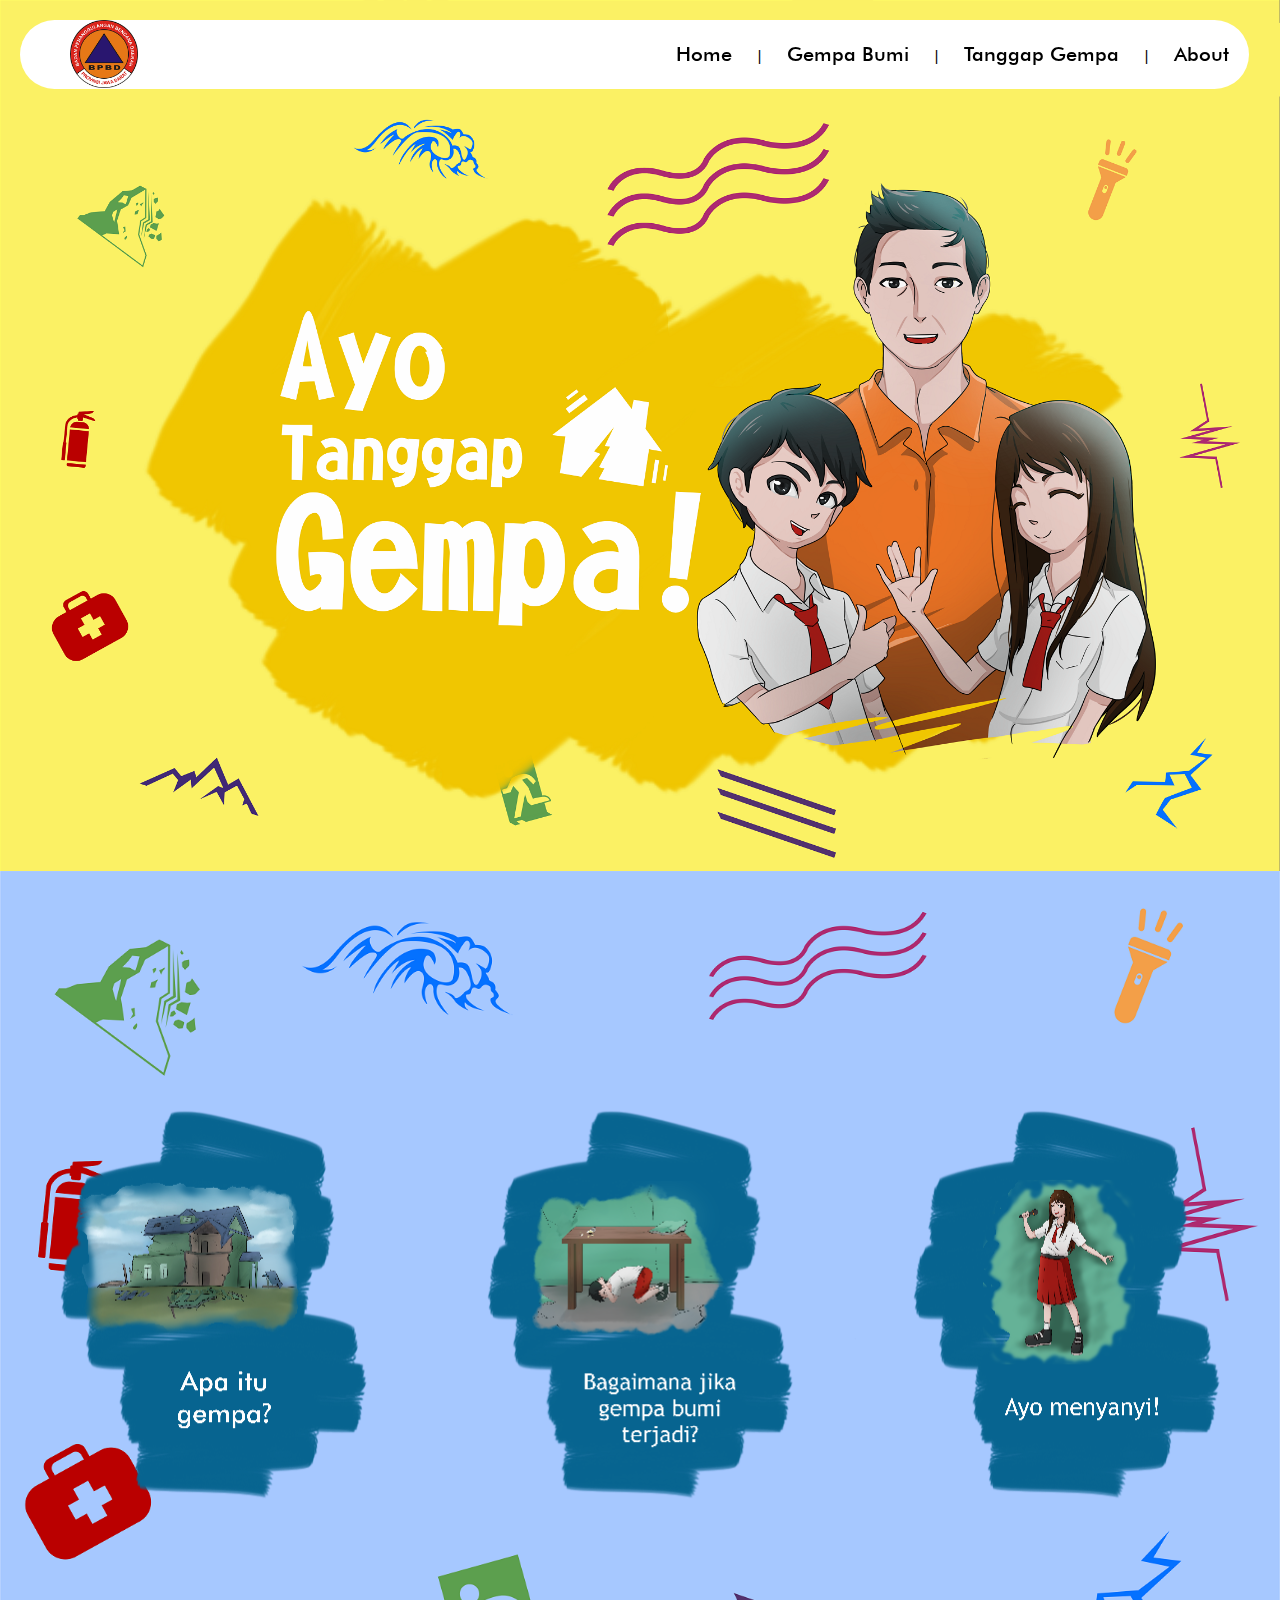
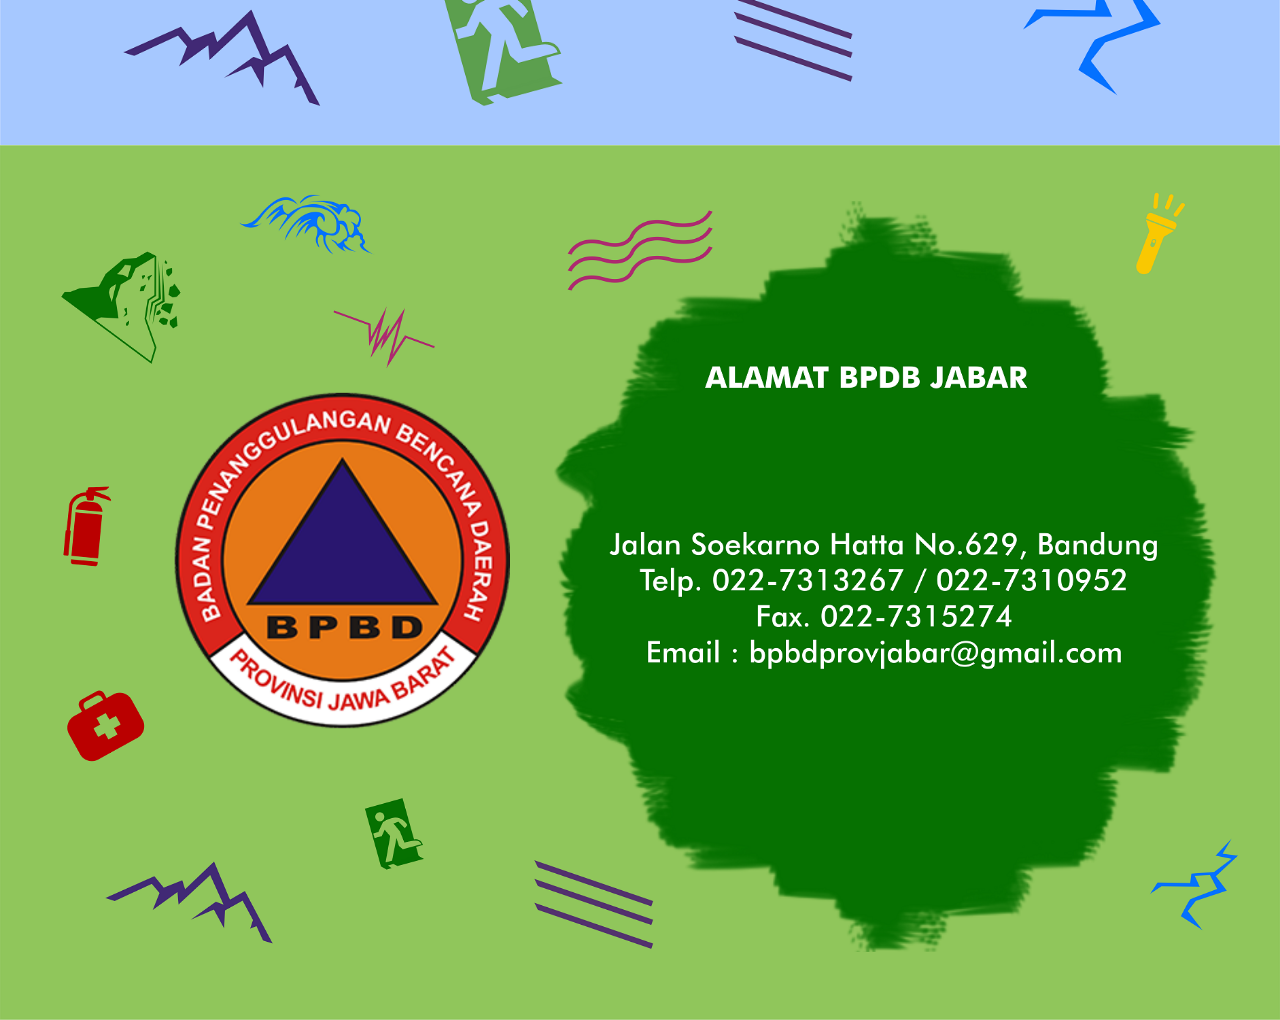
<file: index.html>
<!DOCTYPE HTML>
<head>
	<meta http-equiv="content-type" content="text/html" />
	<meta name="author" content="Boomer" />
    
    <link href="css/css-home.css" type="text/css" rel="stylesheet" />
    <link href="dist/css/bootstrap.min.css" type="text/css" rel="stylesheet" />
    <link href="js/jquery.js" type="text/javascript" />
    <script src="dist/js/bootstrap.min.js"></script>
    <script>
(function ( w, doc ) {
  "use strict";
  var DropNav = {};
  DropNav.ns = "Drop Navigation";
  DropNav.init = function () {

    var hasDrop = doc.querySelectorAll('.has-drop'),
      hasDropLinks = doc.querySelectorAll('.nav__list__drop a'),
      hasDropCount = hasDrop.length,
      hasDropLinksCount = hasDropLinks.length,
      i;

    if ( hasDropCount > 0 ) {

      for ( i = 0; i < hasDropCount; i++ ) { // i++  =  i = i + 1 

        var drop = hasDrop[i],
          firstDropLink = drop.querySelectorAll('.nav__list__drop a')[0];

        firstDropLink.innerHTML = ' <span class="sr-only">Sub menu, </span>' + firstDropLink.innerHTML; //*

      } //for

      for ( i = 0; i < hasDropLinksCount; i++ ) {

        var dropLinks = hasDropLinks[i];

        dropLinks.addEventListener('focus', function ( e ) {
          this.parentNode.parentNode.classList.add('has-focus');
        });

        dropLinks.addEventListener('blur', function ( e ) {
          this.parentNode.parentNode.classList.remove('has-focus');
        });

      } //for

    } //if

  }; //init

  DropNav.init();

})( this, this.document );   
    </script>

<script type="text/javascript" src="js/jquery.js"></script>
    <script>
$(document).ready(function(){
  // Add smooth scrolling to all links
  $("a").on('click', function(event) {

    // Make sure this.hash has a value before overriding default behavior
    if (this.hash !== "") {
      // Prevent default anchor click behavior
      event.preventDefault();

      // Store hash
      var hash = this.hash;

      // Using jQuery's animate() method to add smooth page scroll
      // The optional number (800) specifies the number of milliseconds it takes to scroll to the specified area
      $('html, body').animate({
        scrollTop: $(hash).offset().top
      }, 800, function(){

        // Add hash (#) to URL when done scrolling (default click behavior)
        window.location.hash = hash;
      });
    } // End if
  });
});
    </script>
	<title>Ayo Tanggap Gempa</title>
</head>

<body style="background-color: rgb(166,200,255);">
<div>
    <div id="home" class="home">
        <img src="images/home/layout-website-resize.png" style="width: 100%; position: absolute; z-index: 1;" />
        <div style="position:absolute;z-index: 3; width: 100%;text-align:right;">
        <div class="menu">
<!-- MENU -->
<div class="page" style="position: fixed; width: 96%;">
    
  <header role="banner" aria-label="Primary">

    <nav role="navigation" aria-label="Primary" id="nav" class="nav">

      <ul id="nav_inner" class="nav__list" style="padding-left: 50px;">
      
    <img src="images/home/logo_bpbd_jabar.png" style="z-index: 3;max-width: 68px;float: left;" />
        <li><a href="#home">Home</a></li>
        
        <span>|</span>
        
        <li class="has-drop">
          <a href="#!">Gempa Bumi</a>
          <ul class="nav__list__drop">
            <li><a href="gempa_tektonik.html">Gempa Tektonik</a></li>
            <li><a href="gempa_vulkanik.html">Gempa Vulkanik</a></li>
            <li><a href="gempa_runtuhan.html">Gempa Runtuhan</a></li>
          </ul>
        </li>
        
        <span>|</span>
        
        <li class="has-drop">
          <a href="#!">Tanggap Gempa</a>
          <ul class="nav__list__drop">
            <li><a href="sebelumGempa/at3.htm">Sebelum Gempa</a></li>
            <li><a href="saatGempa/at3.htm">Saat Gempa</a></li>
            <li><a href="setelahGempa/at3.htm">Sesudah Gempa</a></li>
          </ul>
        </li>
        
        <span style="padding: 0;margin: 0;">|</span>
        
        <li><a href="#About" style="border-radius: 0px 60px 60px 0px;">About</a></li>
      </ul>

    </nav>
  </header>
</div>
<!-- -->
        </div>
        </div>
        
        <img src="images/home/layout-website-resize.png" style="width: 100%; z-index: 1;" />
    </div>
<!-- END OF MENU -->
<div>
    <img src="images/gempa_bumi/gempa-bumi-resize.png" style="width: 100%;position: absolute;" />
    <div class="" style="padding: 14% 0 14% 0;position: absolute;z-index: 2;">
    
    <div class="col-md-4 col-sm-4 col-xs-4" style="padding: 60px; getar;"><a href="apa.html"><img src="images/gempa_bumi/2.png" style="width: 100%;" /></a></div>
    <div class="col-md-4 col-sm-4 col-xs-4"style="padding: 60px; getar;"><a href="bagaimana.html"><img src="images/gempa_bumi/3.png" style="width: 100%;"/></a></div>
    <div class="col-md-4 col-sm-4 col-xs-4"style="padding: 60px; getar;"><a href="ayo.html"><img src="images/gempa_bumi/4.png" style="width: 100%;"/></a></div>
    
    </div>
    <img src="images/gempa_bumi/gempa-bumi-resize.png" style="width: 100%;z-index:1;" />
    
</div>
<!-- -->
<div class="About" id="About">
    <img src="images/Bpbd/2.png" style="width: 100%;z-index: 1;position: absolute;" />
</div>

</div>
</body>
</html>
</file>
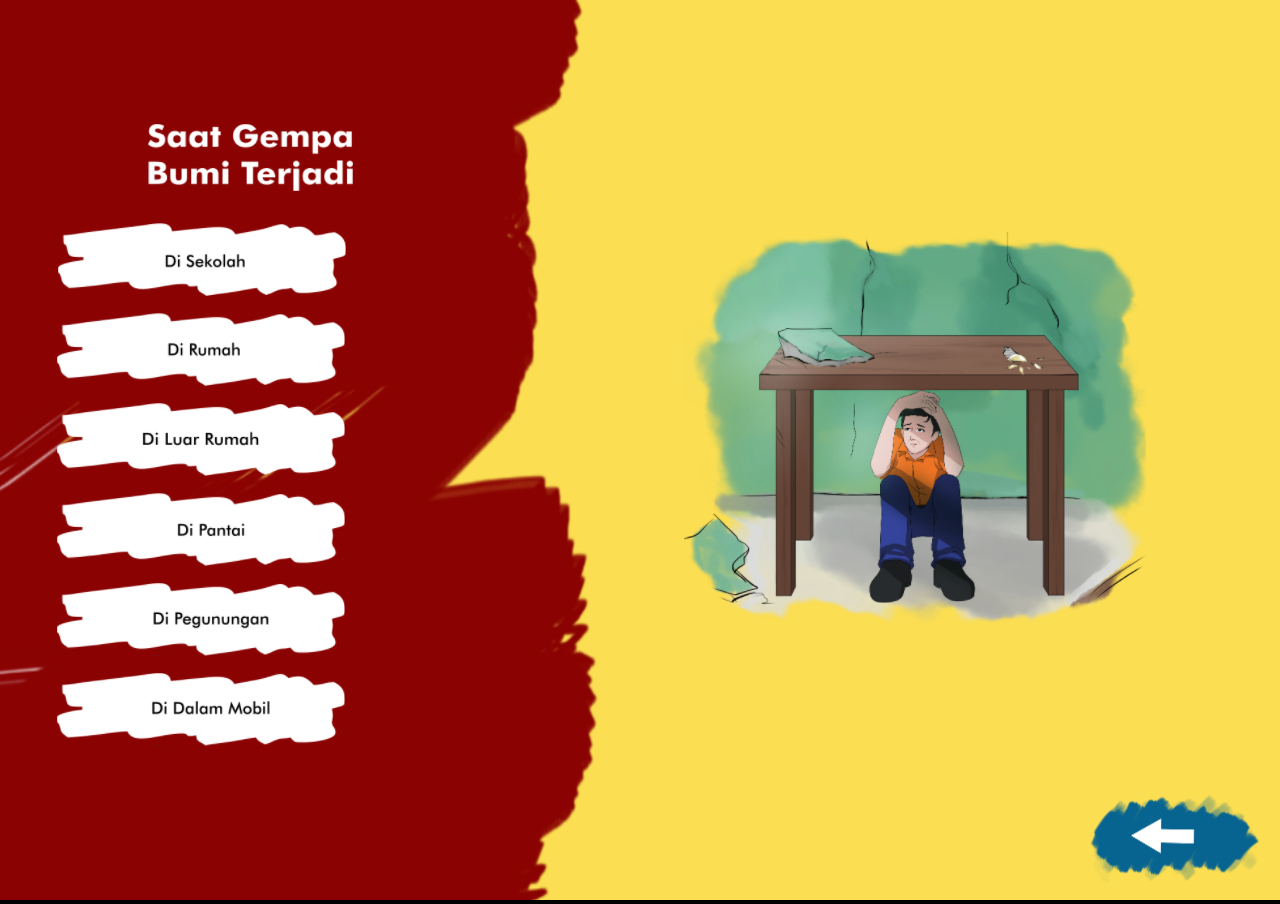
<file: project_saat gempa/index.html>
﻿<!DOCTYPE html>
<html>
<head>
    <meta charset="UTF-8" />
	<meta http-equiv="X-UA-Compatible" content="IE=edge,chrome=1" />
	<title>Ayo Tanggap Gempa</title>
	
	<!-- Standardised web app manifest -->
	<link rel="manifest" href="appmanifest.json" />
	
	<!-- Allow fullscreen mode on iOS devices. (These are Apple specific meta tags.) -->
	<meta name="viewport" content="width=device-width, initial-scale=1.0, maximum-scale=1.0, minimum-scale=1.0, user-scalable=no, minimal-ui" />
	<meta name="apple-mobile-web-app-capable" content="yes" />
	<meta name="apple-mobile-web-app-status-bar-style" content="black" />
	<link rel="apple-touch-icon" sizes="256x256" href="icon-256.png" />
	<meta name="HandheldFriendly" content="true" />
	
	<!-- Chrome for Android web app tags -->
	<meta name="mobile-web-app-capable" content="yes" />
	<link rel="shortcut icon" sizes="256x256" href="icon-256.png" />

    <!-- All margins and padding must be zero for the canvas to fill the screen. -->
	<style type="text/css">
		* {
			padding: 0;
			margin: 0;
		}
		html, body {
			background: #000;
			color: #fff;
			overflow: hidden;
			touch-action: none;
			-ms-touch-action: none;
		}
		canvas {
			touch-action-delay: none;
			touch-action: none;
			-ms-touch-action: none;
		}
    </style>
	

</head> 
 
<body> 
	<div id="fb-root"></div>
	
	<script>
	// Issue a warning if trying to preview an exported project on disk.
	(function(){
		// Check for running exported on file protocol
		if (window.location.protocol.substr(0, 4) === "file")
		{
			alert("Exported games won't work until you upload them. (When running on the file:/// protocol, browsers block many features from working for security reasons.)");
		}
	})();
	</script>
	
	<!-- The canvas must be inside a div called c2canvasdiv -->
	<div id="c2canvasdiv">
	
		<!-- The canvas the project will render to.  If you change its ID, don't forget to change the
		ID the runtime looks for in the jQuery events above (ready() and cr_sizeCanvas()). -->
		<canvas id="c2canvas" width="854" height="480">
			<!-- This text is displayed if the visitor's browser does not support HTML5.
			You can change it, but it is a good idea to link to a description of a browser
			and provide some links to download some popular HTML5-compatible browsers. -->
			<h1>Your browser does not appear to support HTML5.  Try upgrading your browser to the latest version.  <a href="http://www.whatbrowser.org">What is a browser?</a>
			<br/><br/><a href="http://www.microsoft.com/windows/internet-explorer/default.aspx">Microsoft Internet Explorer</a><br/>
			<a href="http://www.mozilla.com/firefox/">Mozilla Firefox</a><br/>
			<a href="http://www.google.com/chrome/">Google Chrome</a><br/>
			<a href="http://www.apple.com/safari/download/">Apple Safari</a></h1>
		</canvas>
		
	</div>
	
	<!-- Pages load faster with scripts at the bottom -->
	
	<!-- Construct 2 exported games require jQuery. -->
	<script src="jquery-2.1.1.min.js"></script>


	
    <!-- The runtime script.  You can rename it, but don't forget to rename the reference here as well.
    This file will have been minified and obfuscated if you enabled "Minify script" during export. -->
	<script src="c2runtime.js"></script>

    <script>
		// Start the Construct 2 project running on window load.
		jQuery(document).ready(function ()
		{			
			// Create new runtime using the c2canvas
			cr_createRuntime("c2canvas");
		});
		
		// Pause and resume on page becoming visible/invisible
		function onVisibilityChanged() {
			if (document.hidden || document.mozHidden || document.webkitHidden || document.msHidden)
				cr_setSuspended(true);
			else
				cr_setSuspended(false);
		};
		
		document.addEventListener("visibilitychange", onVisibilityChanged, false);
		document.addEventListener("mozvisibilitychange", onVisibilityChanged, false);
		document.addEventListener("webkitvisibilitychange", onVisibilityChanged, false);
		document.addEventListener("msvisibilitychange", onVisibilityChanged, false);
		
		function OnRegisterSWError(e)
		{
			console.warn("Failed to register service worker: ", e);
		};
		
		// Runtime calls this global method when ready to start caching (i.e. after startup).
		// This registers the service worker which caches resources for offline support.
		window.C2_RegisterSW = function C2_RegisterSW()
		{
			if (!navigator.serviceWorker)
				return;		// no SW support, ignore call
			
			try {
				navigator.serviceWorker.register("sw.js", { scope: "./" })
				.then(function (reg)
				{
					console.log("Registered service worker on " + reg.scope);
				})
				.catch(OnRegisterSWError);
			}
			catch (e)
			{
				OnRegisterSWError(e);
			}
		};
    </script>
</body> 
</html>
</file>
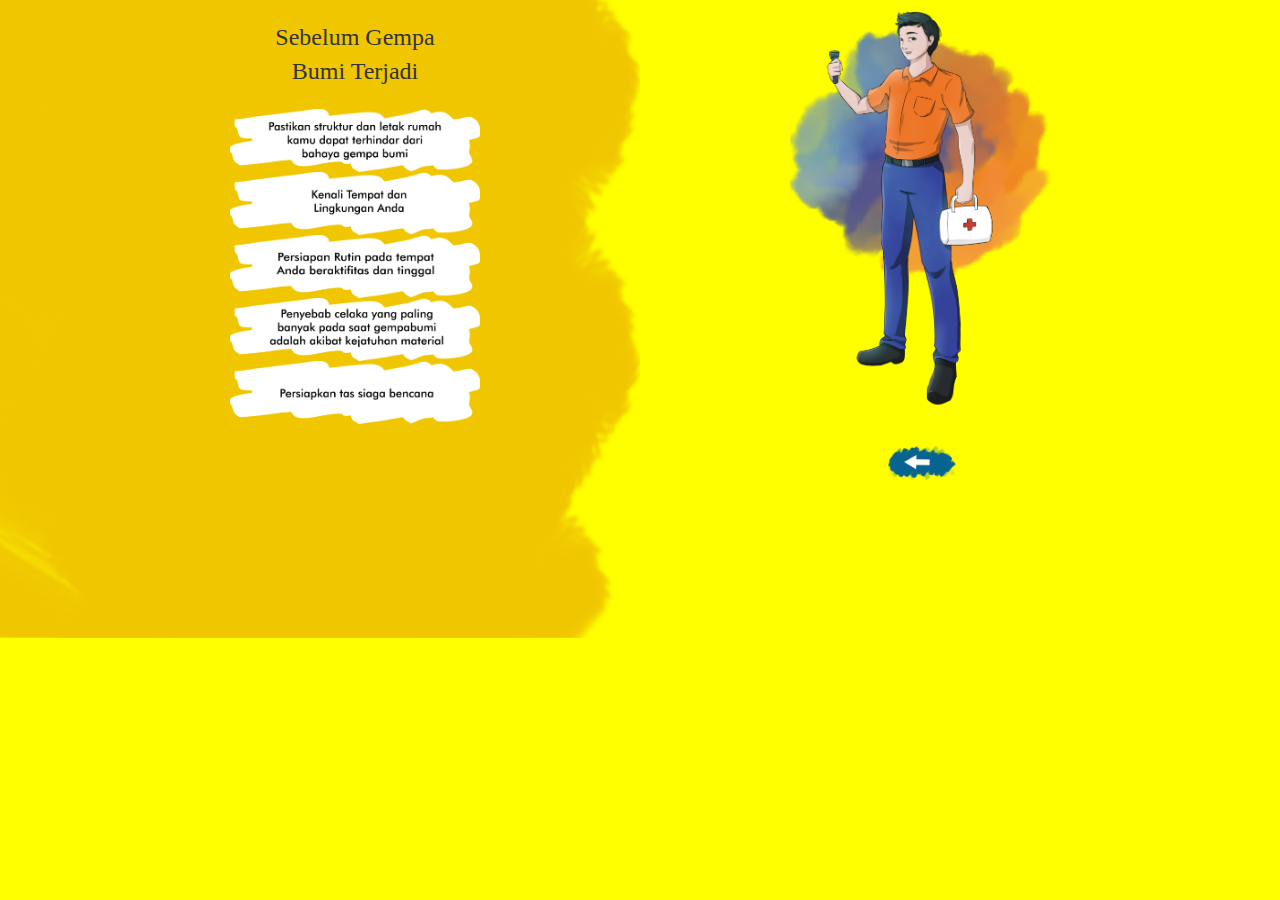
<file: sebelumGempa/index.html>
<!DOCTYPE HTML>
<head>
	<meta http-equiv="content-type" content="text/html" />
	<meta name="author" content="Boomer" />
    
    <link href="css/css.css" type="text/css" rel="stylesheet" />
    <link href="dist/css/bootstrap.min.css" type="text/css" rel="stylesheet" />
    <script type="text/javascript" src="js/jquery.js"></script>
<script>
function hover(element,fname) {
  element.setAttribute('src', fname);
}

function unhover(element,fname) {
  element.setAttribute('src', fname);
}

    $(document).ready(function(){
        $(".vid1").click(function(){
            $("#vid0").hide(600);
            $("#vid1").toggle(600);
            $("#vid2").hide(600);
            $("#vid3").hide(600);
            $("#vid4").hide(600);
            $("#vid5").hide(600);
        })
        $(".vid2").click(function(){
            $("#vid0").hide(600);
            $("#vid1").hide(600);
            $("#vid2").toggle(600);
            $("#vid3").hide(600);
            $("#vid4").hide(600);
            $("#vid5").hide(600);
        })
        $(".vid3").click(function(){
            $("#vid0").hide(600);
            $("#vid3").toggle(600);
            $("#vid1").hide(600);
            $("#vid2").hide(600);
            $("#vid4").hide(600);
            $("#vid5").hide(600);
        })
        $(".vid4").click(function(){
            $("#vid0").hide(600);
            $("#vid1").hide(600);
            $("#vid2").hide(600);
            $("#vid3").hide(600);
            $("#vid4").toggle(600);
            $("#vid5").hide(600);
        })
        $(".vid5").click(function(){
            $("#vid0").hide(600);
            $("#vid1").hide(600);
            $("#vid2").hide(600);
            $("#vid3").hide(600);
            $("#vid4").hide(600);
            $("#vid5").toggle(600);
        })
    })
</script>
    <style>
    body{
        text-align: center;
        background-image: url('3.png');
        background-position: left;
        background-size: cover;
        background-repeat: no-repeat;
        background-color: yellow;
        background-size: 50%;
    }
    .back{
        font-family: futurab;
        color: black;
        background-color: white;
        float: right;
        width: 0 auto;
        padding: 7px 14px;
        border-radius: 16px;
        margin: 10px;
        font-size: 24px;
        border: 2px solid;
    }
    .header{
        font-family: futurab;
    }

    .back a{
        text-decoration: none;
        color: black;
    }
    .opvi{
        font-family: futurab;
        padding: 20px;
        border-radius: 15px;
    }
    .opvi a{
        text-decoration: none;
        color: white;
        padding: 10px;
        background-color:rgb(250,241,102) ;
        display: block;
        font-size: 20px;
        border-radius: 10px;
        margin: 10px 0;
    }
    .opvi a:focus,.opvi a:hover{
        text-decoration: none;
        color: white;
        padding: 10px;
        background-color:rgb(229,34,38) ;
    }
    .btnExit {
    position: fixed;
    right: 0px;
    width: auto;
    height: auto;
    }
    </style>
	<title>Ayo Tanggap Gempa</title>
</head>

<body>
<div class="container">
    <div class="col-md-6 col-sm-6 col-xs-6" ><div class="opvi">
        <span class="header" style="font-size: 24px ;">Sebelum Gempa </br> Bumi Terjadi</span><br /><br />
        <img class="vid1" src="5.png" width="50%" onmouseover="hover(this,'12.png')" onmouseout="unhover(this,'5.png')">
        <img class="vid2" src="6.png" width="50%" onmouseover="hover(this,'13.png')" onmouseout="unhover(this,'6.png')">
        <img class="vid3" src="7.png" width="50%" onmouseover="hover(this,'14.png')" onmouseout="unhover(this,'7.png')">
        <img class="vid4" src="8.png" width="50%" onmouseover="hover(this,'15.png')" onmouseout="unhover(this,'8.png')">
        <img class="vid5" src="9.png" width="50%" onmouseover="hover(this,'16.png')" onmouseout="unhover(this,'9.png')">
        </div>
    </div>
    <div class="col-md-6 col-sm-6 col-xs-6" >
    <div id="vid0">
        <img src="10.png" width="50%"/><br /><br />
    </div>
    
    <div id="vid1" hidden="">
        <img src="22.png" width="50%"/><br /><br />
        <img src="17.png" width="50%"><br /><br />
    </div>
    <div id="vid2" hidden="">
        <img src="23.png" width="50%"><br /><br />
        <img src="18.png" width="50%"><br /><br />
    </div>
    <div id="vid3" hidden="">
            <img src="24.png" width="50%"><br /><br />
            <img src="19.png" width="50%"><br /><br />
    </div>
    <div id="vid4" hidden="">
            <img src="24.png" width="50%"><br /><br />
            <img src="20.png" width="50%"><br /><br />
    </div>
    <div id="vid5" hidden="">
            <img src="26.png" width="50%"><br /><br />
            <img src="21.png" width="50%"><br /><br />
    </div>
    </div>
</div>
<div class="col-md-12 col-sm-12 col-xs-12 btnExit" style=""><a href="../bagaimana.html"><img src="11.png" width="10%"></img></a></div>
</body>
</html>
</file>
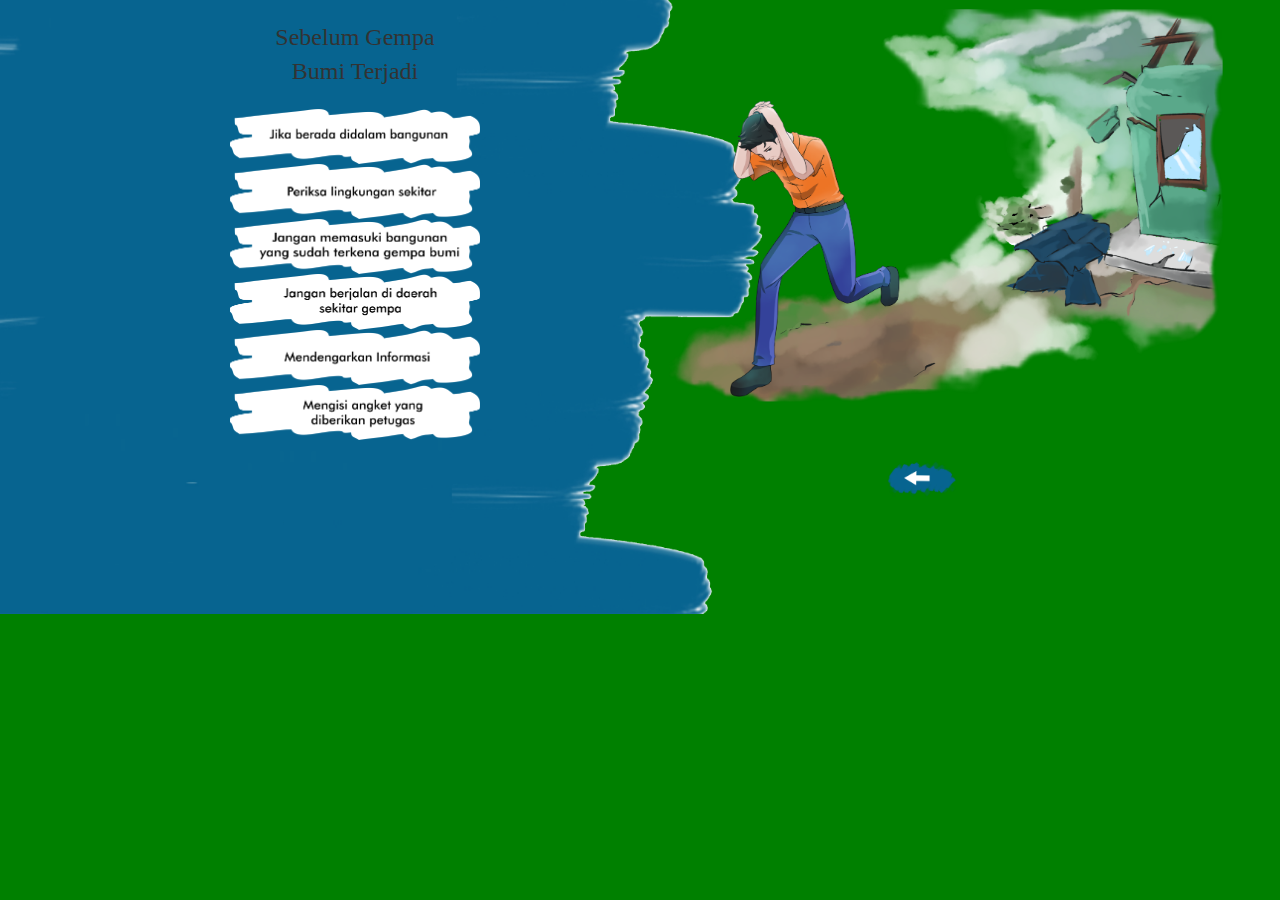
<file: setelahGempa/index.html>
<!DOCTYPE HTML>
<head>
	<meta http-equiv="content-type" content="text/html" />
	<meta name="author" content="Boomer" />
    
    <link href="css/css.css" type="text/css" rel="stylesheet" />
    <link href="dist/css/bootstrap.min.css" type="text/css" rel="stylesheet" />
    <script type="text/javascript" src="js/jquery.js"></script>
<script>
function hover(element,fname) {
  element.setAttribute('src', fname);
}

function unhover(element,fname) {
  element.setAttribute('src', fname);
}

    $(document).ready(function(){
        $(".vid1").click(function(){
            $("#vid0").hide(600);
            $("#vid1").toggle(600);
            $("#vid2").hide(600);
            $("#vid3").hide(600);
            $("#vid4").hide(600);
            $("#vid5").hide(600);
            $("#vid6").hide(600);
        })
        $(".vid2").click(function(){
            $("#vid0").hide(600);
            $("#vid1").hide(600);
            $("#vid2").toggle(600);
            $("#vid3").hide(600);
            $("#vid4").hide(600);
            $("#vid5").hide(600);
            $("#vid6").hide(600);
        })
        $(".vid3").click(function(){
            $("#vid0").hide(600);
            $("#vid3").toggle(600);
            $("#vid1").hide(600);
            $("#vid2").hide(600);
            $("#vid4").hide(600);
            $("#vid5").hide(600);
            $("#vid6").hide(600);
        })
        $(".vid4").click(function(){
            $("#vid0").hide(600);
            $("#vid1").hide(600);
            $("#vid2").hide(600);
            $("#vid3").hide(600);
            $("#vid4").toggle(600);
            $("#vid5").hide(600);
            $("#vid6").hide(600);
        })
        $(".vid5").click(function(){
            $("#vid0").hide(600);
            $("#vid1").hide(600);
            $("#vid2").hide(600);
            $("#vid3").hide(600);
            $("#vid4").hide(600);
            $("#vid5").toggle(600);
            $("#vid6").hide(600);
        })
        $(".vid6").click(function(){
            $("#vid0").hide(600);
            $("#vid1").hide(600);
            $("#vid2").hide(600);
            $("#vid3").hide(600);
            $("#vid4").hide(600);
            $("#vid6").toggle(600);
            $("#vid5").hide(600);
        })
    })
</script>
    <style>
    body{
        text-align: center;
        background-image: url('3.png');
        background-position: left;
        background-size: cover;
        background-repeat: no-repeat;
        background-color:green;
        background-size: 63%;
    }
    .back{
        font-family: futurab;
        color: black;
        background-color: white;
        float: right;
        width: 0 auto;
        padding: 7px 14px;
        border-radius: 16px;
        margin: 10px;
        font-size: 24px;
        border: 2px solid;
    }
    .header{
        font-family: futurab;
    }

    .back a{
        text-decoration: none;
        color: black;
    }
    .opvi{
        font-family: futurab;
        padding: 20px;
        border-radius: 15px;
    }
    .opvi a{
        text-decoration: none;
        color: white;
        padding: 10px;
        background-color:rgb(250,241,102) ;
        display: block;
        font-size: 20px;
        border-radius: 10px;
        margin: 10px 0;
    }
    .opvi a:focus,.opvi a:hover{
        text-decoration: none;
        color: white;
        padding: 10px;
        background-color:rgb(229,34,38) ;
    }
    .btnExit {
    position: fixed;
    right: 0px;
    width: auto;
    height: auto;
    }
    </style>
	<title>Ayo Tanggap Gempa</title>
</head>

<body>
<div class="container">
    <div class="col-md-6 col-sm-6 col-xs-6" ><div class="opvi">
        <span class="header" style="font-size: 24px ;">Sebelum Gempa </br> Bumi Terjadi</span><br /><br />
        <img class="vid1" src="5.png" width="50%" onmouseover="hover(this,'12.png')" onmouseout="unhover(this,'5.png')">
        <img class="vid2" src="6.png" width="50%" onmouseover="hover(this,'13.png')" onmouseout="unhover(this,'6.png')">
        <img class="vid3" src="7.png" width="50%" onmouseover="hover(this,'14.png')" onmouseout="unhover(this,'7.png')">
        <img class="vid4" src="8.png" width="50%" onmouseover="hover(this,'15.png')" onmouseout="unhover(this,'8.png')">
        <img class="vid5" src="9.png" width="50%" onmouseover="hover(this,'16.png')" onmouseout="unhover(this,'9.png')">
        <img class="vid6" src="9_.png" width="50%" onmouseover="hover(this,'16_.png')" onmouseout="unhover(this,'9_.png')">
    </div>
    </div>
    <div class="col-md-6 col-sm-6 col-xs-6" >
    <div id="vid0">
        <img src="10.png" width="110%"/><br /><br />
    </div>
    
    <div id="vid1" hidden="">
        <img src="22.png" width="50%"/><br /><br />
        <img src="17.png" width="50%"><br /><br />
    </div>
    <div id="vid2" hidden="">
        <img src="23.png" width="50%"><br /><br />
        <img src="18.png" width="50%"><br /><br />
    </div>
    <div id="vid3" hidden="">
            <img src="24.png" width="50%"><br /><br />
            <img src="19.png" width="50%"><br /><br />
    </div>
    <div id="vid4" hidden="">
            <img src="24.png" width="50%"><br /><br />
            <img src="20.png" width="50%"><br /><br />
    </div>
    <div id="vid5" hidden="">
            <img src="26.png" width="50%"><br /><br />
            <img src="21.png" width="50%"><br /><br />
    </div>
    <div id="vid6" hidden="">
        <img src="26_.png" width="50%"><br /><br />
        <img src="21_.png" width="50%"><br /><br />
    </div>
    </div>
</div>
<div class="col-md-12 col-sm-12 col-xs-12 btnExit" style=""><a href="../bagaimana.html"><img src="11.png" width="10%"></img></a></div>
</body>
</html>
</file>
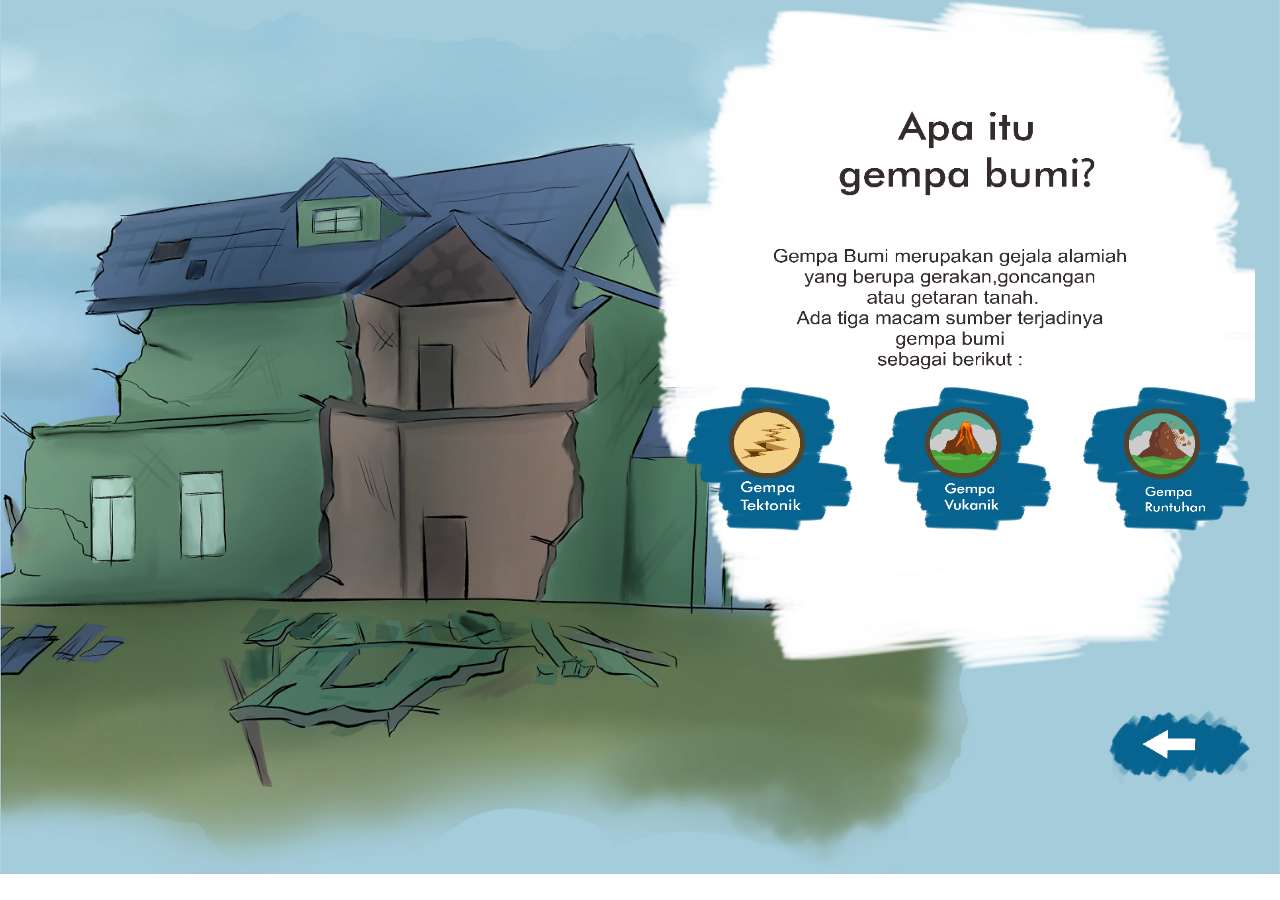
<file: apa.html>
<!DOCTYPE HTML>
<head>
	<meta http-equiv="content-type" content="text/html" />
	<meta name="author" content="Boomer" />
    
    <link href="css/css-home.css" type="text/css" rel="stylesheet" />
    <link href="dist/css/bootstrap.min.css" type="text/css" rel="stylesheet" />
    <link href="js/jquery.js" type="text/javascript" />
    <script src="dist/js/bootstrap.min.js"></script>
    
	<title>Ayo Tanggap Gempa</title>
</head>
<style>
	.getar img:hover {
  /* Start the shake animation and make the animation last for 0.5 seconds */
  animation: shake 0.5s; 
  /* When the animation is finished, start again */
  animation-iteration-count: infinite; 
}
@keyframes shake {
  0% { transform: translate(1px, 1px) rotate(0deg); }
  10% { transform: translate(-1px, -2px) rotate(-1deg); }
  20% { transform: translate(-3px, 0px) rotate(1deg); }
  30% { transform: translate(3px, 2px) rotate(0deg); }
  40% { transform: translate(1px, -1px) rotate(1deg); }
  50% { transform: translate(-1px, 2px) rotate(-1deg); }
  60% { transform: translate(-3px, 1px) rotate(0deg); }
  70% { transform: translate(3px, 1px) rotate(-1deg); }
  80% { transform: translate(-1px, -1px) rotate(1deg); }
  90% { transform: translate(1px, 2px) rotate(0deg); }
  100% { transform: translate(1px, -2px) rotate(-1deg); }
}
</style>

<body>
    <div id="apa">
        <img src="images/apa/9.png" style="width: 100%; position: absolute; z-index: 1;" />
        <div class="col-md-12 col-sm-12 col-xs-12" style="position: absolute;z-index: 2;style:text-align: center;">
        <div class="col-md-6 col-sm-6 col-xs-6"></div>
        <div class="col-md-6 col-sm-6 col-xs-6">
            <img src="images/apa/6.png" style="width: 96%;position:absolute;z-index:3;" />
            <img src="images/apa/6-crop.png" style="width: 96%;z-index:4;" />
            <div class="col-md-12 col-sm-12 col-xs-12" style="z-index: 4;position:absolute;">
            <div class="col-md-4 col-sm-4 col-xs-4 getar"><a href="gempa_tektonik.html"><img src="images/apa/2.png" style="width: 100%;" /></a></div>
            <div class="col-md-4 col-sm-4 col-xs-4 getar"><a href="gempa_vulkanik.html"><img src="images/apa/3.png" style="width: 100%;" /></a></div>
            <div class="col-md-4 col-sm-4 col-xs-4 getar"><a href="gempa_runtuhan.html"><img src="images/apa/4.png" style="width: 100%;" /></a></div>
            <div class="col-md-12 col-sm-12 col-xs-12" style="text-align: right;margin: 30% 20% 0 0;">
            <a href="index.html">
            <img src="images/back.png" style="width: 25%;" />
            </a>
            </div>
            </div>
        </div>
        </div>
    </div>
</body>
</html>
</file>
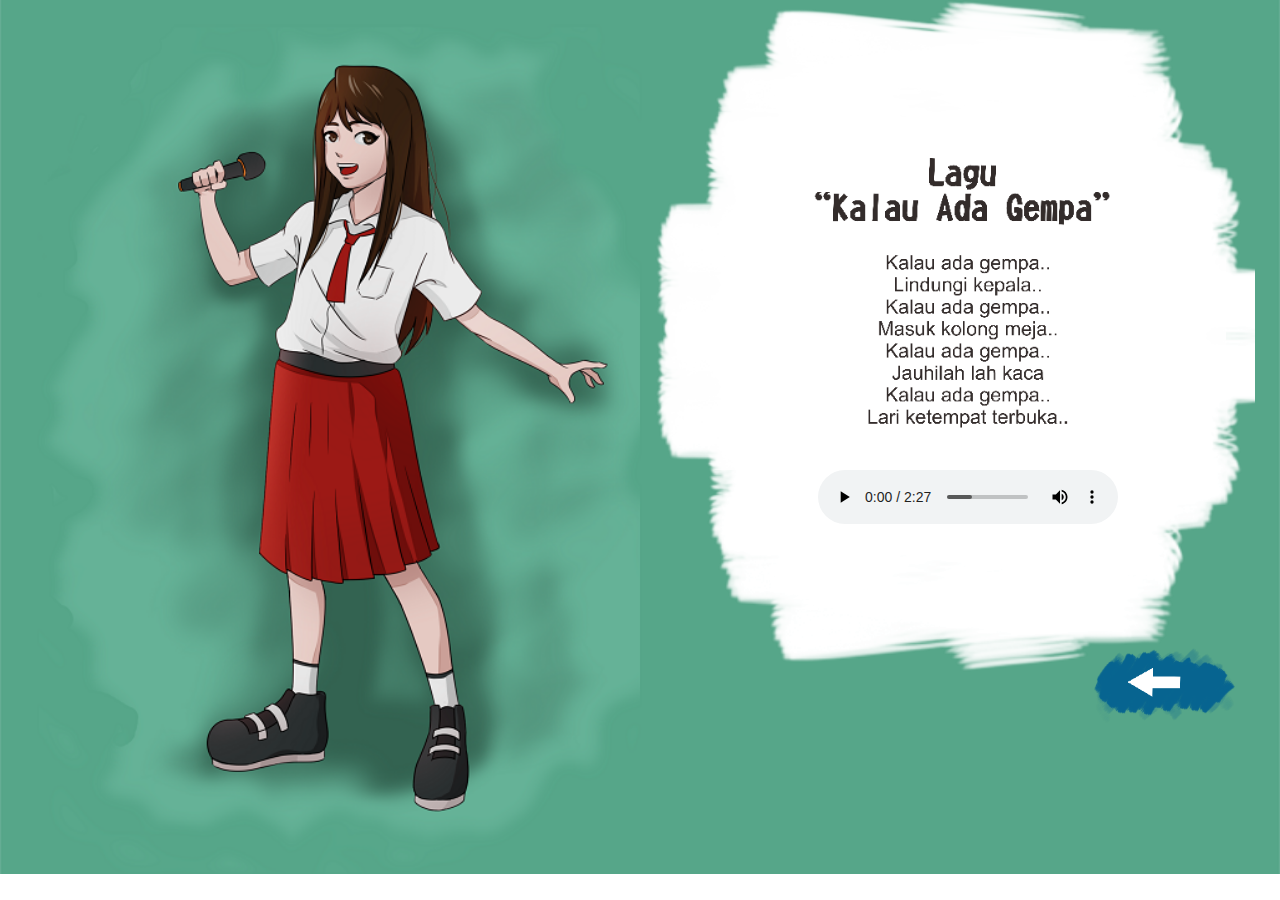
<file: ayo.html>
<!DOCTYPE HTML>
<head>
	<meta http-equiv="content-type" content="text/html" />
	<meta name="author" content="Boomer" />
    
    <link href="css/css-home.css" type="text/css" rel="stylesheet" />
    <link href="dist/css/bootstrap.min.css" type="text/css" rel="stylesheet" />
    <link href="js/jquery.js" type="text/javascript" />
    <script src="dist/js/bootstrap.min.js"></script>
    
	<title>Ayo Tanggap Gempa</title>
</head>
<style>
</style>

<body>
    <div id="ayo">
        <img src="images/ayo/1.png" style="width: 100%; position: absolute; z-index: 1;" />
        <div class="col-md-12 col-sm-12 col-xs-12" style="position: absolute;z-index: 2;style:text-align: center;">
        <div class="col-md-6 col-sm-6 col-xs-6"></div>
        <div class="col-md-6 col-sm-6 col-xs-6">
            <img src="images/ayo/3.png" style="width: 96%;position:absolute;z-index:3;" />
            <img src="images/ayo/3-crop.png" style="width: 96%;z-index:4;" />
            <div class="col-md-12 col-sm-12 col-xs-12" style="z-index: 4;position:absolute;text-align: center;">
                <audio controls=""><source src="av/lagu.mp3" type="audio/mpeg" />Lalala - tetetete</audio>
            </div>
            <div class="col-md-12 col-sm-12 col-xs-12" style="text-align: right;margin: 30% 20% 0 0;">
            <a href="index.html">
            <img src="images/back.png" style="width: 25%;" />
            </a>
            </div>
        </div>
        </div>
    </div>
</body>
</html>
</file>
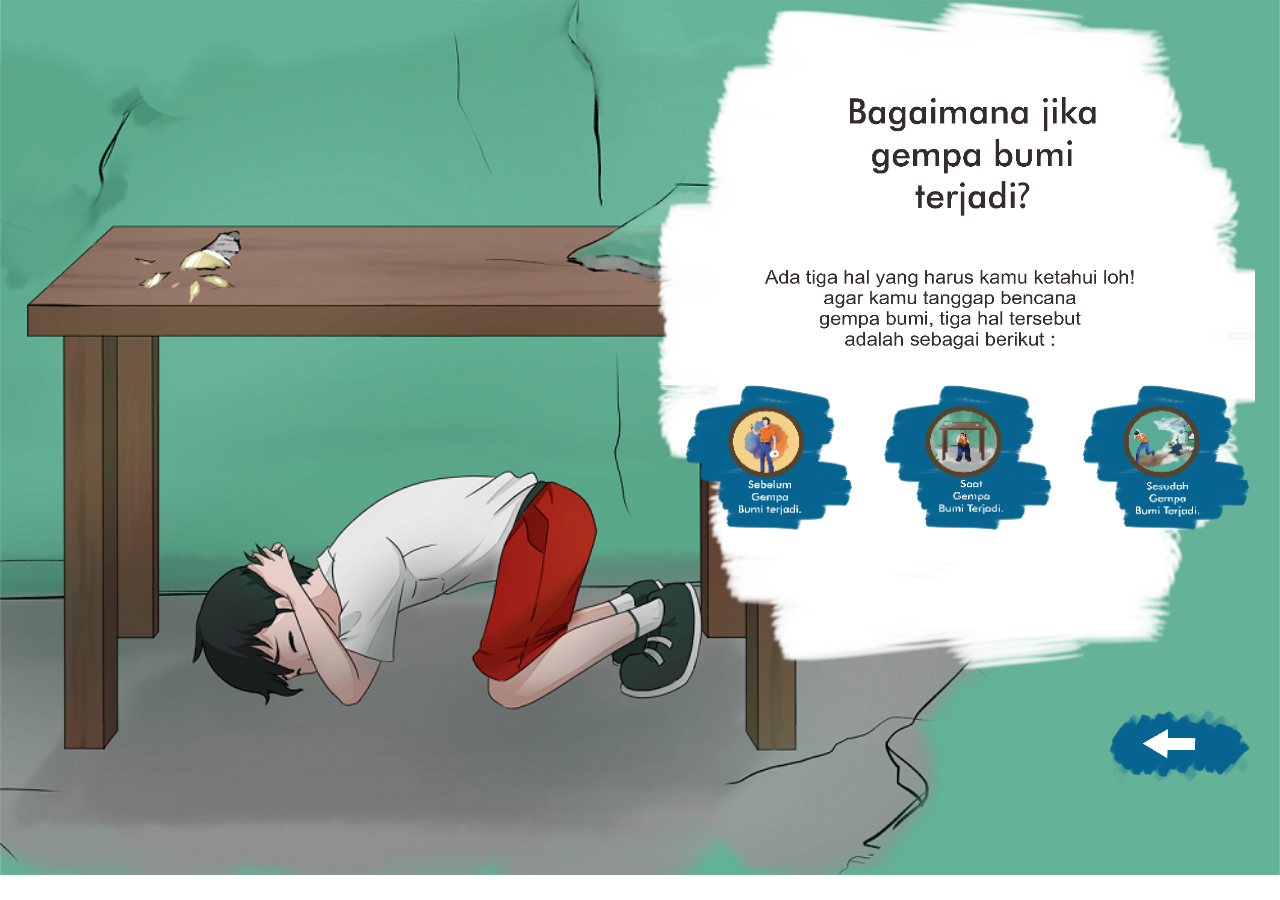
<file: bagaimana.html>
<!DOCTYPE HTML>
<head>
	<meta http-equiv="content-type" content="text/html" />
	<meta name="author" content="Boomer" />
    
    <link href="css/css-home.css" type="text/css" rel="stylesheet" />
    <link href="dist/css/bootstrap.min.css" type="text/css" rel="stylesheet" />
    <link href="js/jquery.js" type="text/javascript" />
    <script src="dist/js/bootstrap.min.js"></script>
    
	<title>Ayo Tanggap Gempa</title>
</head>
<style>

.getar img:hover {
  /* Start the shake animation and make the animation last for 0.5 seconds */
  animation: shake 0.5s; 

  /* When the animation is finished, start again */
  animation-iteration-count: infinite; 
}

@keyframes shake {
  0% { transform: translate(1px, 1px) rotate(0deg); }
  10% { transform: translate(-1px, -2px) rotate(-1deg); }
  20% { transform: translate(-3px, 0px) rotate(1deg); }
  30% { transform: translate(3px, 2px) rotate(0deg); }
  40% { transform: translate(1px, -1px) rotate(1deg); }
  50% { transform: translate(-1px, 2px) rotate(-1deg); }
  60% { transform: translate(-3px, 1px) rotate(0deg); }
  70% { transform: translate(3px, 1px) rotate(-1deg); }
  80% { transform: translate(-1px, -1px) rotate(1deg); }
  90% { transform: translate(1px, 2px) rotate(0deg); }
  100% { transform: translate(1px, -2px) rotate(-1deg); }
}
</style>

<body>
    <div id="apa">
        <img src="images/bagaimana/4.png" style="width: 100%; position: absolute; z-index: 1;" />
        <div class="col-md-12 col-sm-12 col-xs-12" style="position: absolute;z-index: 2;style:text-align: center;">
        <div class="col-md-6 col-sm-6 col-xs-6"></div>
        <div class="col-md-6 col-sm-6 col-xs-6">
            <img src="images/bagaimana/5.png" style="width: 96%;position:absolute;z-index:3;" />
            <img src="images/bagaimana/5-crop.png" style="width: 96%;z-index:4;" />
            <div class="col-md-12 col-sm-12 col-xs-12" style="z-index: 4;position:absolute;">
            <div class="col-md-4 col-sm-4 col-xs-4 getar"><a href="sebelumGempa/at3.htm"><img src="images/bagaimana/1.png" style="width: 100%;" /></a></div>
            <div class="col-md-4 col-sm-4 col-xs-4 getar"><a href="saatGempa/at3.htm"><img src="images/bagaimana/2.png" style="width: 100%;" /></a></div>
            <div class="col-md-4 col-sm-4 col-xs-4 getar"><a href="setelahGempa/at3.htm"><img src="images/bagaimana/3.png" style="width: 100%;" /></a></div>
            <div class="col-md-12 col-sm-12 col-xs-12" style="text-align: right;margin: 30% 20% 0 0;">
            <a href="index.html">
            <img src="images/back.png" style="width: 25%;" />
            </a>
            </div>
            </div>
        </div>
        </div>
    </div>
</body>
</html>
</file>
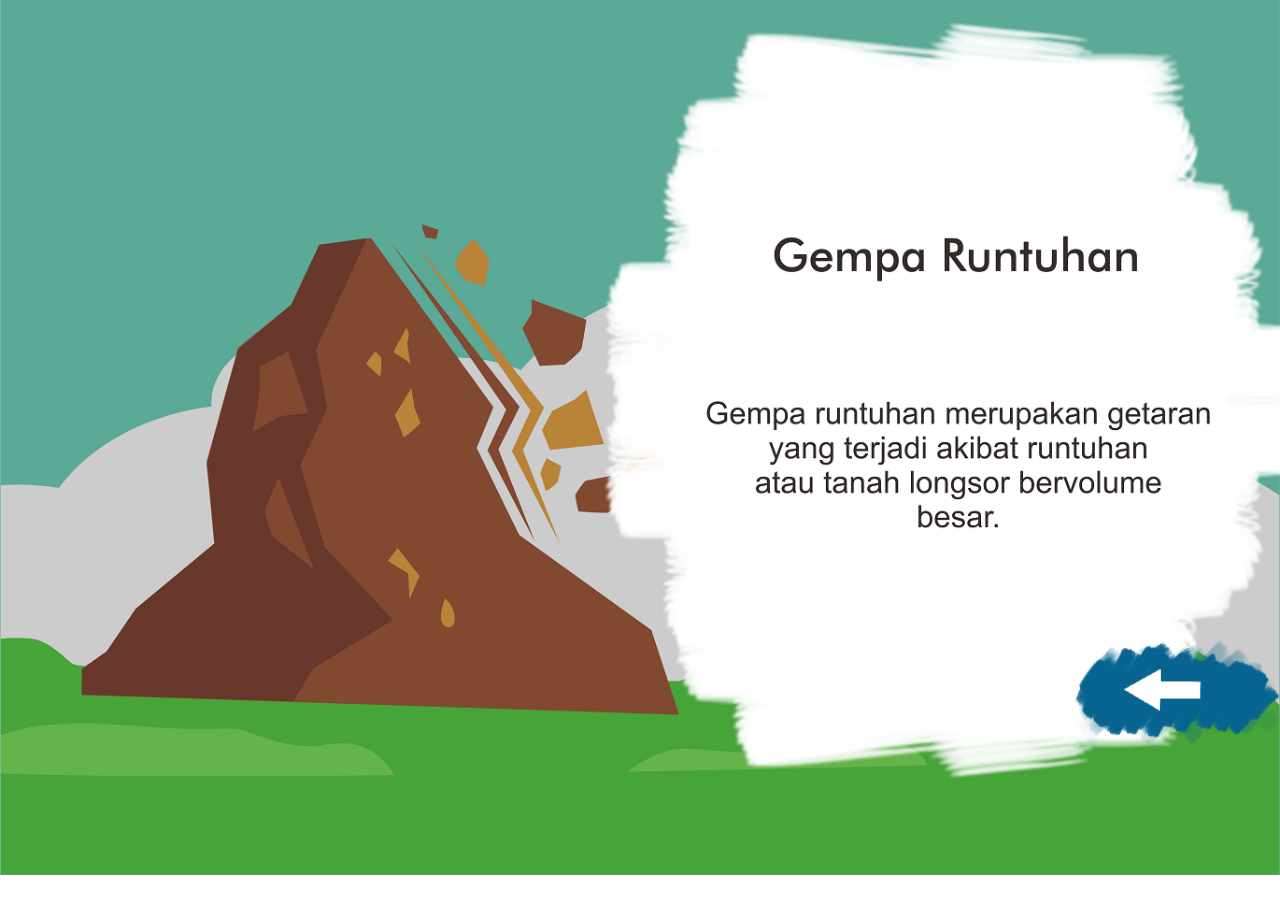
<file: gempa_runtuhan.html>
<!DOCTYPE HTML>
<head>
	<meta http-equiv="content-type" content="text/html" />
	<meta name="author" content="Boomer" />
    
    <link href="css/css-home.css" type="text/css" rel="stylesheet" />
    <link href="dist/css/bootstrap.min.css" type="text/css" rel="stylesheet" />
    <link href="js/jquery.js" type="text/javascript" />
    <script src="dist/js/bootstrap.min.js"></script>
    
	<title>Ayo Tanggap Gempa</title>
</head>
<style>
</style>

<body>
    <div id="apa">
        <img src="images/gempa_runtuhan/layout-website.png" style="width: 100%; position: absolute; z-index: 1;" />
        <a href="apa.html"><img src="images/back.png" style="right:0;padding-top:50%;position: absolute;z-index: 2;width: 16%;" /></a>
    </div>
</body>
</html>
</file>
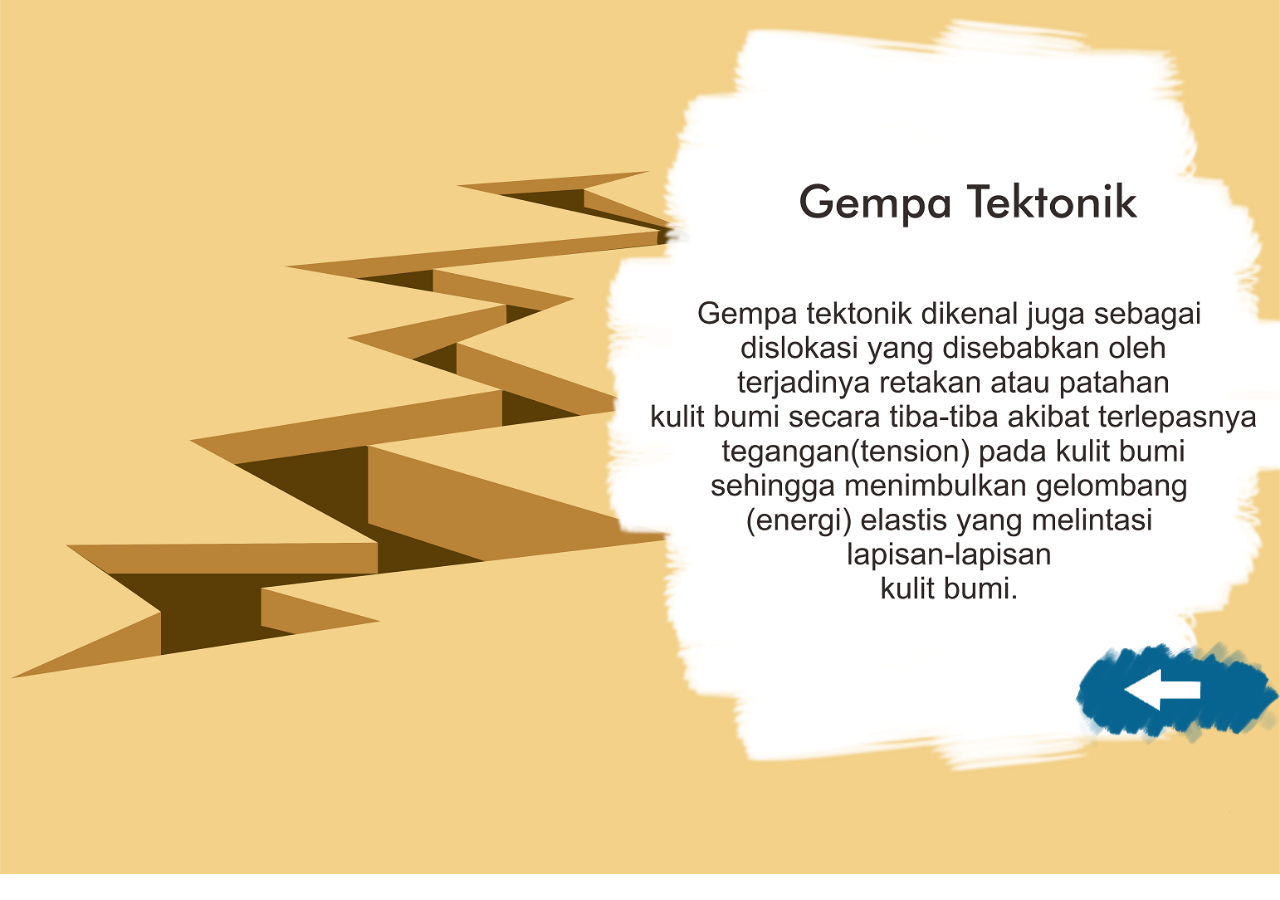
<file: gempa_tektonik.html>
<!DOCTYPE HTML>
<head>
	<meta http-equiv="content-type" content="text/html" />
	<meta name="author" content="Boomer" />
    
    <link href="css/css-home.css" type="text/css" rel="stylesheet" />
    <link href="dist/css/bootstrap.min.css" type="text/css" rel="stylesheet" />
    <link href="js/jquery.js" type="text/javascript" />
    <script src="dist/js/bootstrap.min.js"></script>
    
	<title>Ayo Tanggap Gempa</title>
</head>
<style>
</style>

<body>
    <div id="apa">
        <img src="images/gempa_tektonik/4.png" style="width: 100%; position: absolute; z-index: 1;" />
        <a href="apa.html"><img src="images/back.png" style="padding-top:50%;right:0;position: absolute;z-index: 2;width: 16%;" /></a>
    </div>
</body>
</html>
</file>
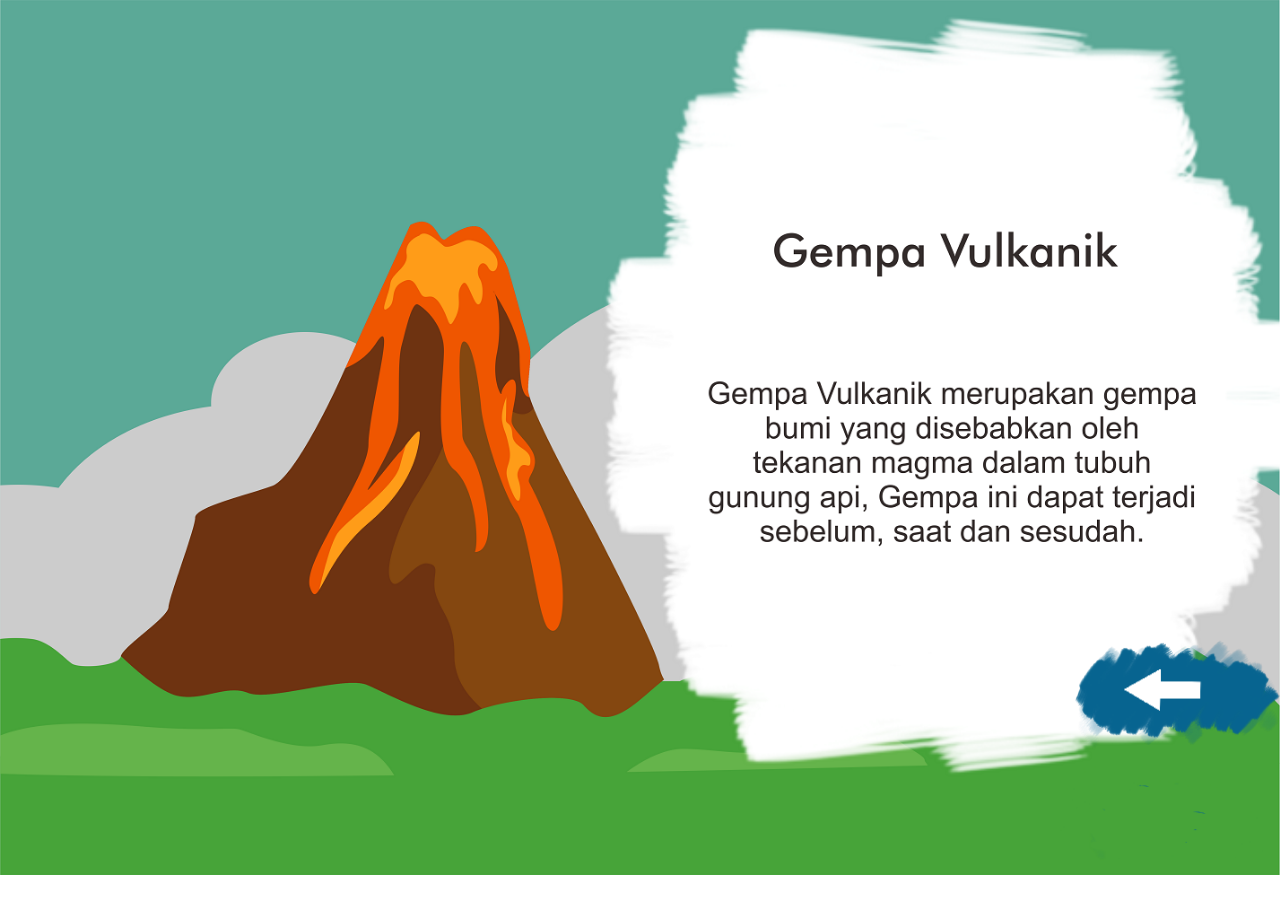
<file: gempa_vulkanik.html>
<!DOCTYPE HTML>
<head>
	<meta http-equiv="content-type" content="text/html" />
	<meta name="author" content="Boomer" />
    
    <link href="css/css-home.css" type="text/css" rel="stylesheet" />
    <link href="dist/css/bootstrap.min.css" type="text/css" rel="stylesheet" />
    <link href="js/jquery.js" type="text/javascript" />
    <script src="dist/js/bootstrap.min.js"></script>
    
	<title>Ayo Tanggap Gempa</title>
</head>
<style>
</style>

<body>
    <div id="apa">
        <img src="images/gempa_vulkanik/layout-website.png" style="width: 100%; position: absolute; z-index: 1;" />
        <a href="apa.html"><img src="images/back.png" style="right:0;padding-top:50%;position: absolute;z-index: 2;width: 16%;" /></a>
    </div>
</body>
</html>
</file>
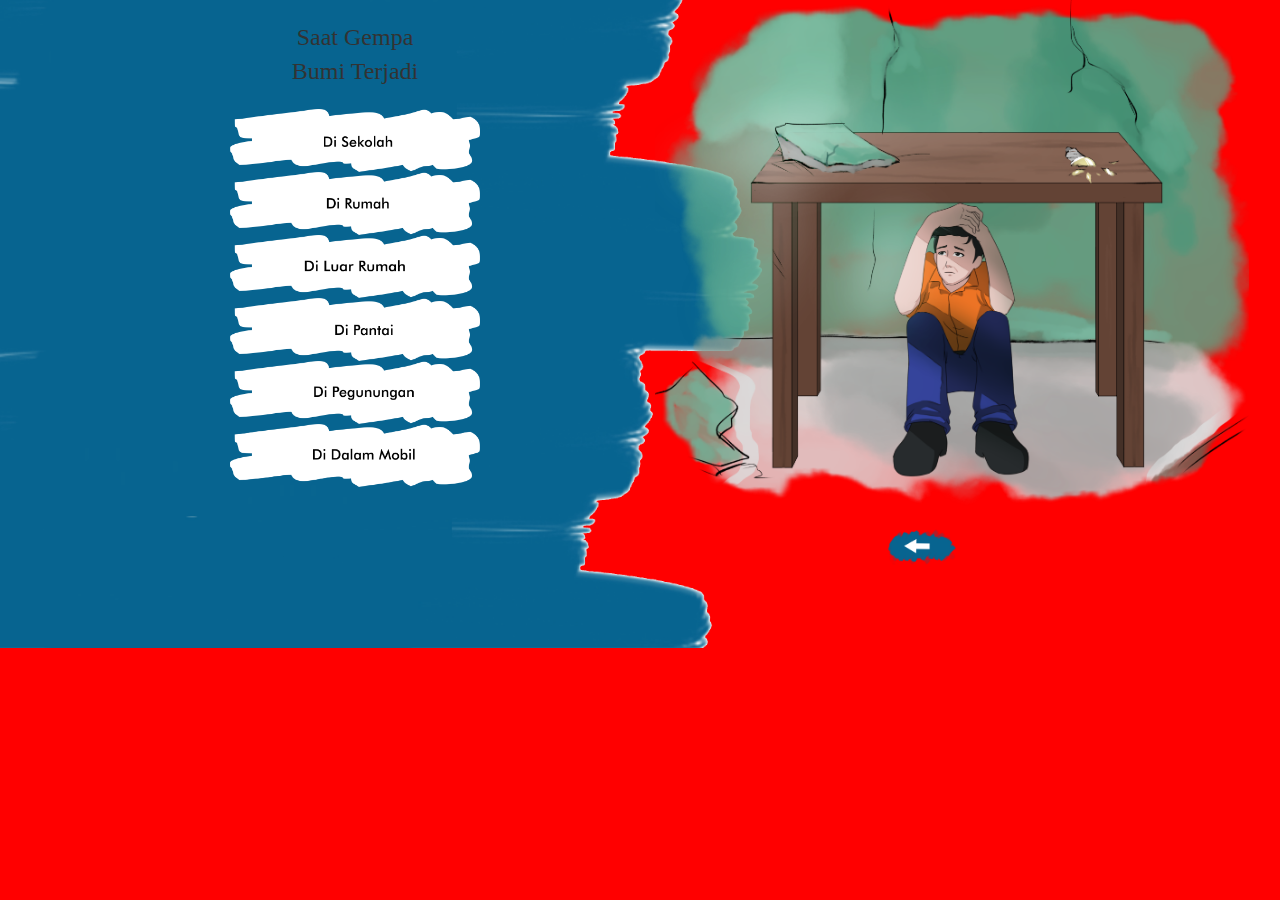
<file: saatGempa/at3.htm>
<!DOCTYPE HTML>
<head>
	<meta http-equiv="content-type" content="text/html" />
	<meta name="author" content="Boomer" />
    
    <link href="css/css.css" type="text/css" rel="stylesheet" />
    <link href="dist/css/bootstrap.min.css" type="text/css" rel="stylesheet" />
    <script type="text/javascript" src="js/jquery.js"></script>
<script>
function hover(element,fname) {
  element.setAttribute('src', fname);
}

function unhover(element,fname) {
  element.setAttribute('src', fname);
}

    $(document).ready(function(){
        $(".vid1").click(function(){
            $("#vid0").hide(600);
            $("#vid1").toggle(600);
            $("#vid2").hide(600);
            $("#vid3").hide(600);
            $("#vid4").hide(600);
            $("#vid5").hide(600);
            $("#vid6").hide(600);
        })
        $(".vid2").click(function(){
            $("#vid0").hide(600);
            $("#vid1").hide(600);
            $("#vid2").toggle(600);
            $("#vid3").hide(600);
            $("#vid4").hide(600);
            $("#vid5").hide(600);
            $("#vid6").hide(600);
        })
        $(".vid3").click(function(){
            $("#vid0").hide(600);
            $("#vid3").toggle(600);
            $("#vid1").hide(600);
            $("#vid2").hide(600);
            $("#vid4").hide(600);
            $("#vid5").hide(600);
            $("#vid6").hide(600);
        })
        $(".vid4").click(function(){
            $("#vid0").hide(600);
            $("#vid1").hide(600);
            $("#vid2").hide(600);
            $("#vid3").hide(600);
            $("#vid4").toggle(600);
            $("#vid5").hide(600);
            $("#vid6").hide(600);
        })
        $(".vid5").click(function(){
            $("#vid0").hide(600);
            $("#vid1").hide(600);
            $("#vid2").hide(600);
            $("#vid3").hide(600);
            $("#vid4").hide(600);
            $("#vid5").toggle(600);
            $("#vid6").hide(600);
        })
        $(".vid6").click(function(){
            $("#vid0").hide(600);
            $("#vid1").hide(600);
            $("#vid2").hide(600);
            $("#vid3").hide(600);
            $("#vid4").hide(600);
            $("#vid6").toggle(600);
            $("#vid5").hide(600);
        })
    })
</script>
    <style>
    body{
        text-align: center;
        background-image: url('3.png');
        background-position: left;
        background-size: cover;
        background-repeat: no-repeat;
        background-color:red;
        background-size: 63%;
    }
    .back{
        font-family: futurab;
        color: black;
        background-color: white;
        float: right;
        width: 0 auto;
        padding: 7px 14px;
        border-radius: 16px;
        margin: 10px;
        font-size: 24px;
        border: 2px solid;
    }
    .header{
        font-family: futurab;
    }

    .back a{
        text-decoration: none;
        color: black;
    }
    .opvi{
        font-family: futurab;
        padding: 20px;
        border-radius: 15px;
    }
    .opvi a{
        text-decoration: none;
        color: white;
        padding: 10px;
        background-color:rgb(250,241,102) ;
        display: block;
        font-size: 20px;
        border-radius: 10px;
        margin: 10px 0;
    }
    .opvi a:focus,.opvi a:hover{
        text-decoration: none;
        color: white;
        padding: 10px;
        background-color:rgb(229,34,38) ;
    }
    .btnExit {
    position: fixed;
    right: 0px;
    width: auto;
    height: auto;
    }
    </style>
	<title>Ayo Tanggap Gempa</title>
</head>

<body>
<div class="container">
    <div class="col-md-6 col-sm-6 col-xs-6" ><div class="opvi">
        <span class="header" style="font-size: 24px ;">Saat Gempa </br> Bumi Terjadi</span><br /><br />
        <img class="vid1" src="5.png" width="50%" onmouseover="hover(this,'12.png')" onmouseout="unhover(this,'5.png')">
        <img class="vid2" src="6.png" width="50%" onmouseover="hover(this,'13.png')" onmouseout="unhover(this,'6.png')">
        <img class="vid3" src="7.png" width="50%" onmouseover="hover(this,'14.png')" onmouseout="unhover(this,'7.png')">
        <img class="vid4" src="8.png" width="50%" onmouseover="hover(this,'15.png')" onmouseout="unhover(this,'8.png')">
        <img class="vid5" src="9.png" width="50%" onmouseover="hover(this,'16.png')" onmouseout="unhover(this,'9.png')">
        <img class="vid6" src="9_.png" width="50%" onmouseover="hover(this,'16_.png')" onmouseout="unhover(this,'9_.png')">
    </div>
    </div>
    <div class="col-md-6 col-sm-6 col-xs-6" >
    <div id="vid0">
        <img src="10.png" width="110%"/><br /><br />
    </div>
    
    <div id="vid1" hidden="">
        <video width="320" height="240" controls=""><source src="sekolah dalam kelas.mov" type="video/mp4" /></video>
        <img src="17.png" width="50%"><br /><br />
    </div>
    <div id="vid2" hidden="">
        <video width="320" height="240" controls=""><source src="dalam rumah.mov" type="video/mp4" /></video>
        <img src="18.png" width="50%"><br /><br />
    </div>
    <div id="vid3" hidden="">
        <video width="320" height="240" controls=""><source src="luar rumah.mov" type="video/mp4" /></video>
        <img src="19.png" width="50%"><br /><br />
    </div>
    <div id="vid4" hidden="">
        <video width="320" height="240" controls=""><source src="pantai 2.mov" type="video/mp4" /></video>
            <img src="20.png" width="50%"><br /><br />
    </div>
    <div id="vid5" hidden="">
        <video width="320" height="240" controls=""><source src="gunung.mov" type="video/mp4" /></video>
            <img src="21.png" width="50%"><br /><br />
    </div>
    <div id="vid6" hidden="">
        <video width="320" height="240" controls=""><source src="di mobil.mov" type="video/mp4" /></video>
        <img src="21_.png" width="50%"><br /><br />
    </div>
    </div>
</div>
<div class="col-md-12 col-sm-12 col-xs-12 btnExit" style=""><a href="../bagaimana.html"><img src="11.png" width="10%"></img></a></div>
</body>
</html>
</file>
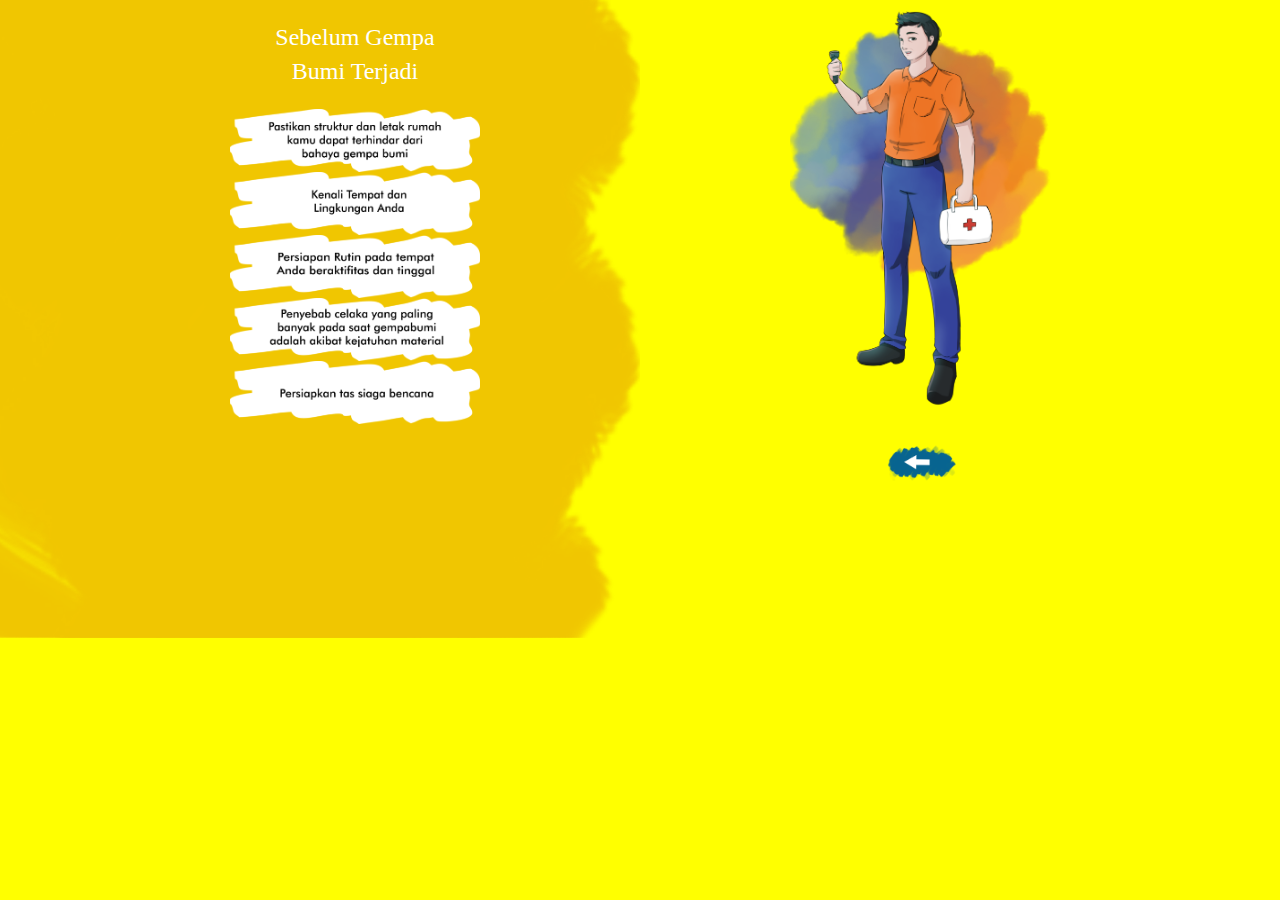
<file: sebelumGempa/at3.htm>
<!DOCTYPE HTML>
<head>
	<meta http-equiv="content-type" content="text/html" />
	<meta name="author" content="Boomer" />
    
    <link href="css/css.css" type="text/css" rel="stylesheet" />
    <link href="dist/css/bootstrap.min.css" type="text/css" rel="stylesheet" />
    <script type="text/javascript" src="js/jquery.js"></script>
<script>
function hover(element,fname) {
  element.setAttribute('src', fname);
}

function unhover(element,fname) {
  element.setAttribute('src', fname);
}

    $(document).ready(function(){
        $(".vid1").click(function(){
            $("#vid0").hide(600);
            $("#vid1").toggle(600);
            $("#vid2").hide(600);
            $("#vid3").hide(600);
            $("#vid4").hide(600);
            $("#vid5").hide(600);
        })
        $(".vid2").click(function(){
            $("#vid0").hide(600);
            $("#vid1").hide(600);
            $("#vid2").toggle(600);
            $("#vid3").hide(600);
            $("#vid4").hide(600);
            $("#vid5").hide(600);
        })
        $(".vid3").click(function(){
            $("#vid0").hide(600);
            $("#vid3").toggle(600);
            $("#vid1").hide(600);
            $("#vid2").hide(600);
            $("#vid4").hide(600);
            $("#vid5").hide(600);
        })
        $(".vid4").click(function(){
            $("#vid0").hide(600);
            $("#vid1").hide(600);
            $("#vid2").hide(600);
            $("#vid3").hide(600);
            $("#vid4").toggle(600);
            $("#vid5").hide(600);
        })
        $(".vid5").click(function(){
            $("#vid0").hide(600);
            $("#vid1").hide(600);
            $("#vid2").hide(600);
            $("#vid3").hide(600);
            $("#vid4").hide(600);
            $("#vid5").toggle(600);
        })
    })
</script>
    <style>
    body{
        text-align: center;
        background-image: url('3.png');
        background-position: left;
        background-size: cover;
        background-repeat: no-repeat;
        background-color: yellow;
        background-size: 50%;
    }
    .back{
        font-family: futurab;
        color: black;
        background-color: white;
        float: right;
        width: 0 auto;
        padding: 7px 14px;
        border-radius: 16px;
        margin: 10px;
        font-size: 24px;
        border: 2px solid;
    }
    .header{
        font-family: futurab;
    }

    .back a{
        text-decoration: none;
        color: black;
    }
    .opvi{
        font-family: futurab;
        padding: 20px;
        border-radius: 15px;
    }
    .opvi a{
        text-decoration: none;
        color: white;
        padding: 10px;
        background-color:rgb(250,241,102) ;
        display: block;
        font-size: 20px;
        border-radius: 10px;
        margin: 10px 0;
    }
    .opvi a:focus,.opvi a:hover{
        text-decoration: none;
        color: white;
        padding: 10px;
        background-color:rgb(229,34,38) ;
    }
    .btnExit {
    position: fixed;
    right: 0px;
    width: auto;
    height: auto;
    }
    </style>
	<title>Ayo Tanggap Gempa</title>
</head>

<body>
<div class="container">
    <div class="col-md-6 col-sm-6 col-xs-6" ><div class="opvi">
        <span class="header" style="font-size: 24px ; color:white">Sebelum Gempa </br> Bumi Terjadi</span><br /><br />
        <img class="vid1" src="5.png" width="50%" onmouseover="hover(this,'12.png')" onmouseout="unhover(this,'5.png')">
        <img class="vid2" src="6.png" width="50%" onmouseover="hover(this,'13.png')" onmouseout="unhover(this,'6.png')">
        <img class="vid3" src="7.png" width="50%" onmouseover="hover(this,'14.png')" onmouseout="unhover(this,'7.png')">
        <img class="vid4" src="8.png" width="50%" onmouseover="hover(this,'15.png')" onmouseout="unhover(this,'8.png')">
        <img class="vid5" src="9.png" width="50%" onmouseover="hover(this,'16.png')" onmouseout="unhover(this,'9.png')">
        </div>
    </div>
    <div class="col-md-6 col-sm-6 col-xs-6" >
    <div id="vid0">
        <img src="10.png" width="50%"/><br /><br />
    </div>
    
    <div id="vid1" hidden="">
        <img src="22.png" width="50%"/><br /><br />
        <img src="17.png" width="50%"><br /><br />
    </div>
    <div id="vid2" hidden="">
        <img src="23.png" width="50%"><br /><br />
        <img src="18.png" width="50%"><br /><br />
    </div>
    <div id="vid3" hidden="">
            <img src="24.png" width="50%"><br /><br />
            <img src="19.png" width="50%"><br /><br />
    </div>
    <div id="vid4" hidden="">
            <img src="24.png" width="50%"><br /><br />
            <img src="20.png" width="50%"><br /><br />
    </div>
    <div id="vid5" hidden="">
            <img src="26.png" width="50%"><br /><br />
            <img src="21.png" width="50%"><br /><br />
    </div>
    </div>
</div>
<div class="col-md-12 col-sm-12 col-xs-12 btnExit" style=""><a href="bagaimana.html"><img src="11.png" 

width="10%"></img></a></div>
</body>
</html>
</file>
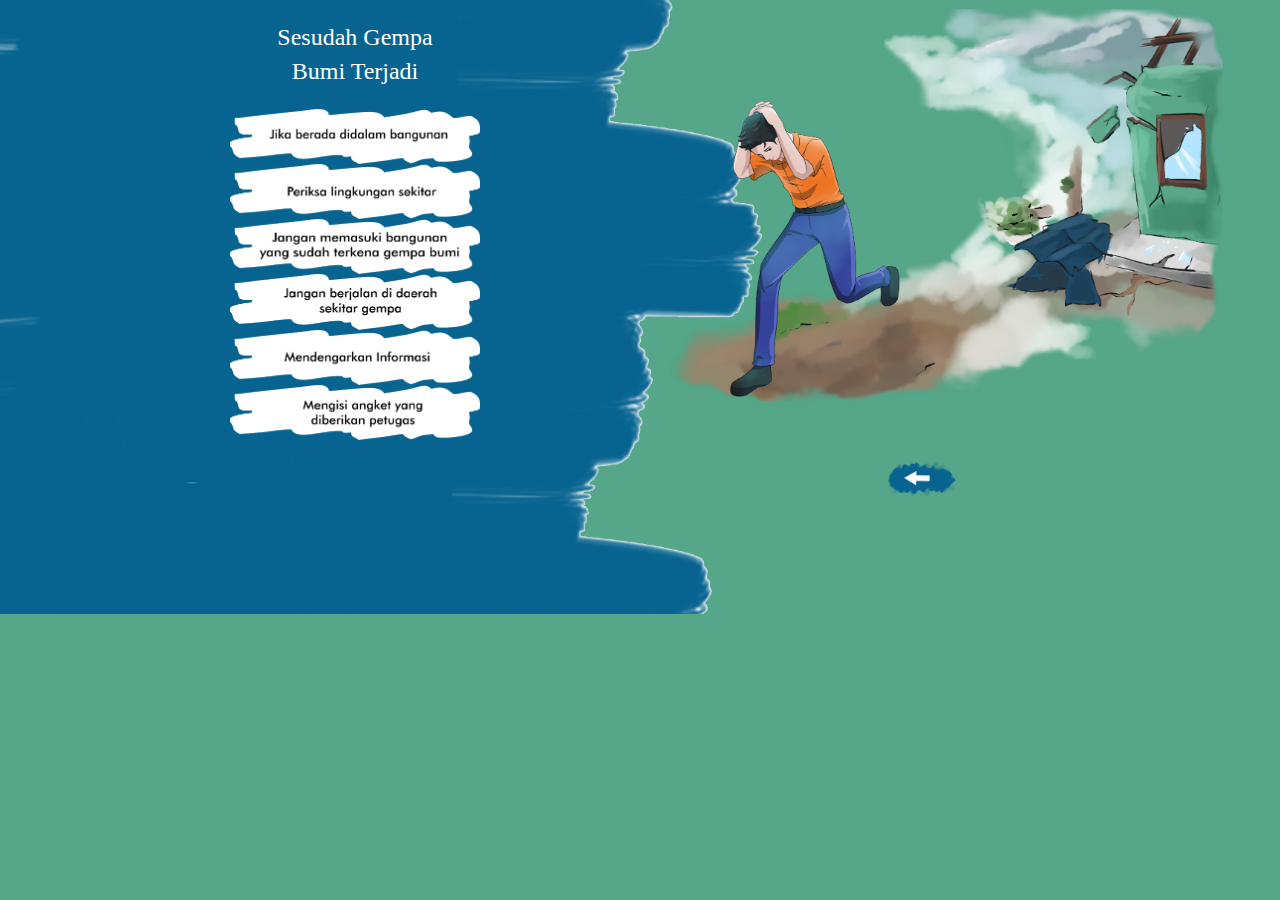
<file: setelahGempa/at3.htm>
<!DOCTYPE HTML>
<head>
	<meta http-equiv="content-type" content="text/html" />
	<meta name="author" content="Boomer" />
    
    <link href="css/css.css" type="text/css" rel="stylesheet" />
    <link href="dist/css/bootstrap.min.css" type="text/css" rel="stylesheet" />
    <script type="text/javascript" src="js/jquery.js"></script>
<script>
function hover(element,fname) {
  element.setAttribute('src', fname);
}

function unhover(element,fname) {
  element.setAttribute('src', fname);
}

    $(document).ready(function(){
        $(".vid1").click(function(){
            $("#vid0").hide(600);
            $("#vid1").toggle(600);
            $("#vid2").hide(600);
            $("#vid3").hide(600);
            $("#vid4").hide(600);
            $("#vid5").hide(600);
            $("#vid6").hide(600);
        })
        $(".vid2").click(function(){
            $("#vid0").hide(600);
            $("#vid1").hide(600);
            $("#vid2").toggle(600);
            $("#vid3").hide(600);
            $("#vid4").hide(600);
            $("#vid5").hide(600);
            $("#vid6").hide(600);
        })
        $(".vid3").click(function(){
            $("#vid0").hide(600);
            $("#vid3").toggle(600);
            $("#vid1").hide(600);
            $("#vid2").hide(600);
            $("#vid4").hide(600);
            $("#vid5").hide(600);
            $("#vid6").hide(600);
        })
        $(".vid4").click(function(){
            $("#vid0").hide(600);
            $("#vid1").hide(600);
            $("#vid2").hide(600);
            $("#vid3").hide(600);
            $("#vid4").toggle(600);
            $("#vid5").hide(600);
            $("#vid6").hide(600);
        })
        $(".vid5").click(function(){
            $("#vid0").hide(600);
            $("#vid1").hide(600);
            $("#vid2").hide(600);
            $("#vid3").hide(600);
            $("#vid4").hide(600);
            $("#vid5").toggle(600);
            $("#vid6").hide(600);
        })
        $(".vid6").click(function(){
            $("#vid0").hide(600);
            $("#vid1").hide(600);
            $("#vid2").hide(600);
            $("#vid3").hide(600);
            $("#vid4").hide(600);
            $("#vid6").toggle(600);
            $("#vid5").hide(600);
        })
    })
</script>
    <style>
    body{
        text-align: center;
        background-image: url('3.png');
        background-position: left;
        background-size: cover;
        background-repeat: no-repeat;
        background-color:#56A689;
        background-size: 63%;
    }
    .back{
        font-family: futurab;
        color: black;
        background-color: white;
        float: right;
        width: 0 auto;
        padding: 7px 14px;
        border-radius: 16px;
        margin: 10px;
        font-size: 24px;
        border: 2px solid;
    }
    .header{
        font-family: futurab;
    }

    .back a{
        text-decoration: none;
        color: black;
    }
    .opvi{
        font-family: futurab;
        padding: 20px;
        border-radius: 15px;
    }
    .opvi a{
        text-decoration: none;
        color: white;
        padding: 10px;
        background-color:rgb(250,241,102) ;
        display: block;
        font-size: 20px;
        border-radius: 10px;
        margin: 10px 0;
    }
    .opvi a:focus,.opvi a:hover{
        text-decoration: none;
        color: white;
        padding: 10px;
        background-color:rgb(229,34,38) ;
    }
    .btnExit {
    position: fixed;
    right: 0px;
    width: auto;
    height: auto;
    }
    </style>
	<title>Ayo Tanggap Gempa</title>
</head>

<body>
<div class="container">
    <div class="col-md-6 col-sm-6 col-xs-6" ><div class="opvi">
        <span class="header" style="font-size: 24px ; color:white">Sesudah Gempa </br> Bumi Terjadi</span><br /><br />
        <img class="vid1" src="5.png" width="50%" onmouseover="hover(this,'12.png')" onmouseout="unhover(this,'5.png')">
        <img class="vid2" src="6.png" width="50%" onmouseover="hover(this,'13.png')" onmouseout="unhover(this,'6.png')">
        <img class="vid3" src="7.png" width="50%" onmouseover="hover(this,'14.png')" onmouseout="unhover(this,'7.png')">
        <img class="vid4" src="8.png" width="50%" onmouseover="hover(this,'15.png')" onmouseout="unhover(this,'8.png')">
        <img class="vid5" src="9.png" width="50%" onmouseover="hover(this,'16.png')" onmouseout="unhover(this,'9.png')">
        <img class="vid6" src="9_.png" width="50%" onmouseover="hover(this,'16_.png')" onmouseout="unhover(this,'9_.png')">
    </div>
    </div>
    <div class="col-md-6 col-sm-6 col-xs-6" >
    <div id="vid0">
        <img src="10.png" width="110%"/><br /><br />
    </div>
    
    <div id="vid1" hidden="">
        <img src="22.png" width="50%"/><br /><br />
        <img src="17.png" width="50%"><br /><br />
    </div>
    <div id="vid2" hidden="">
        <img src="23.png" width="50%"><br /><br />
        <img src="18.png" width="50%"><br /><br />
    </div>
    <div id="vid3" hidden="">
            <img src="24.png" width="50%"><br /><br />
            <img src="19.png" width="50%"><br /><br />
    </div>
    <div id="vid4" hidden="">
            <img src="25.png" width="50%"><br /><br />
            <img src="20.png" width="50%"><br /><br />
    </div>
    <div id="vid5" hidden="">
            <img src="26.png" width="50%"><br /><br />
            <img src="21.png" width="50%"><br /><br />
    </div>
    <div id="vid6" hidden="">
        <img src="26_.png" width="50%"><br /><br />
        <img src="21_.png" width="50%"><br /><br />
    </div>
    </div>
</div>
<div class="col-md-12 col-sm-12 col-xs-12 btnExit" style=""><a href="../bagaimana.html"><img src="11.png" width="10%"></img></a></div>
</body>
</html>
</file>
<file: css/css-home.css>
body{    
    
}
@font-face{
    src: url(../fonts/futuram.ttf);
    font-family: futuram;
}
.kaca{
    background-size: cover;
    width: 100%;
    background-size: auto;
    background-attachment: fixed;
}
.menu{
    margin: 20px;
    color: black;
    font-family: futuram;   
}
.menu a{
    font-size: 20px;
    text-decoration: none;
    color: black;
}
.menu a:focus,.menu a:hover{
    text-decoration: none;
    color: black;
}
.nav ul,
.nav ol {
  list-style: none;
  padding: 0;
  margin: 0;
}


.sr-only {
  position: absolute !important;
  clip: rect(1px, 1px, 1px, 1px);
  font-size: 1px;
}


/*
  Demo
*/
.show-nav {
  position: fixed;
  top: 0;
  right: 0;
}

.nav__list {
  background: white;
  border-radius: 60px;
  text-align: right;
  position: relative;
  z-index: 2;
}

.nav__list > li {
  display: inline-block;
}

.nav__list a {
  display: block;
  padding: 20px;
  position: relative;
  z-index: 2;
}

.nav__list a:hover,
.nav__list a:focus {
  background: rgb(235,115,37);
  color: #fff;
}

.has-drop {
  position: relative;
}


.nav__list__drop {
  left: 0;
  margin: 0;
  position: absolute;
  text-align: left;
  top: 100%;
  opacity: 0;
  transform: translateY(-20px);
  height: 1px;
  transition: transform .2s ease-in-out,
              opacity .1s ease-out;
  overflow: hidden;
  z-index: 1;
}

.nav__list__drop {
  background: white;
  min-width: 100%;
}

.nav__list__drop a {
  padding: 12px 20px;
  white-space: nowrap;
}

.nav__list a:focus + .nav__list__drop,
.has-drop:hover .nav__list__drop,
.nav__list__drop.has-focus {
  opacity: 1;
  transform: translateY(0px);
  height: auto;
  z-index: 1;
}

.no-js .nav__list__drop {
  display: none;
}

.no-js .has-drop:hover .nav__list__drop {
  display: block;
}

.getar img:hover {
  /* Start the shake animation and make the animation last for 0.5 seconds */
  animation: shake 0.5s; 
  /* When the animation is finished, start again */
  animation-iteration-count: infinite; 
}
@keyframes shake {
  0% { transform: translate(1px, 1px) rotate(0deg); }
  10% { transform: translate(-1px, -2px) rotate(-1deg); }
  20% { transform: translate(-3px, 0px) rotate(1deg); }
  30% { transform: translate(3px, 2px) rotate(0deg); }
  40% { transform: translate(1px, -1px) rotate(1deg); }
  50% { transform: translate(-1px, 2px) rotate(-1deg); }
  60% { transform: translate(-3px, 1px) rotate(0deg); }
  70% { transform: translate(3px, 1px) rotate(-1deg); }
  80% { transform: translate(-1px, -1px) rotate(1deg); }
  90% { transform: translate(1px, 2px) rotate(0deg); }
  100% { transform: translate(1px, -2px) rotate(-1deg); }
}
</file>
<file: sebelumGempa/css/css.css>
body{    
    
}
@font-face{
    src: url(../fonts/DFPOP1-W9.ttf);
    font-family: DFPOP1-W9;
}
.kaca{
    background-size: cover;
    height: 0 auto;
    background-size: auto;
    background-attachment: fixed;
}
.menu{
    border-radius: 16px;
    background-color: #bffffc;
    margin: 10px;
    width: 0 auto;
    float: right;
    padding: 7px;
    font-family: DFPOP1-W9;
}
.menu a,.menu a:focus,.menu a:hover{
    padding: 10px;
    text-decoration: none;
    color: white;
}
.awal{
    text-align: center;
    margin: 65px;
}
.awal img{
    width: 35%;
}
.menu1{
    margin-bottom: 80px;
}
.apa{
    background-color: white;
    font-family: DFPOP1-W9;
    color: black;
    text-align: center;
    font-size: 15px;
    margin-bottom: 30px;
}
.menu2{
    font-family: DFPOP1-W9;
    text-align: center;
}
.antisipasi1{
    color: black;
    font-size: 24px;
    padding: 70px 9px;
    word-wrap: break-word;
}
.antisipasi1 span{
    padding: 50px 0;
}
.antisipasi1 a,.antisipasi1 a:focus,.antisipasi1 a:hover{
    text-decoration: none;
    color: white;
    font-size: 17px;
    padding: 2% 6% 2% 6%;
    background-color: rgb(240,163,81);
    border-radius: 4px;
}
.menu3{
    background-color: white;
    border-radius: 60px;
    padding: 40px;
    margin: 0px 0px 50px 0px;
}
.menu3 span{
    text-align: center;
    
}
</file>
<file: setelahGempa/css/css.css>
body{    
    
}
@font-face{
    src: url(../fonts/DFPOP1-W9.ttf);
    font-family: DFPOP1-W9;
}
.kaca{
    background-size: cover;
    height: 0 auto;
    background-size: auto;
    background-attachment: fixed;
}
.menu{
    border-radius: 16px;
    background-color: #bffffc;
    margin: 10px;
    width: 0 auto;
    float: right;
    padding: 7px;
    font-family: DFPOP1-W9;
}
.menu a,.menu a:focus,.menu a:hover{
    padding: 10px;
    text-decoration: none;
    color: white;
}
.awal{
    text-align: center;
    margin: 65px;
}
.awal img{
    width: 35%;
}
.menu1{
    margin-bottom: 80px;
}
.apa{
    background-color: white;
    font-family: DFPOP1-W9;
    color: black;
    text-align: center;
    font-size: 15px;
    margin-bottom: 30px;
}
.menu2{
    font-family: DFPOP1-W9;
    text-align: center;
}
.antisipasi1{
    color: black;
    font-size: 24px;
    padding: 70px 9px;
    word-wrap: break-word;
}
.antisipasi1 span{
    padding: 50px 0;
}
.antisipasi1 a,.antisipasi1 a:focus,.antisipasi1 a:hover{
    text-decoration: none;
    color: white;
    font-size: 17px;
    padding: 2% 6% 2% 6%;
    background-color: rgb(240,163,81);
    border-radius: 4px;
}
.menu3{
    background-color: white;
    border-radius: 60px;
    padding: 40px;
    margin: 0px 0px 50px 0px;
}
.menu3 span{
    text-align: center;
    
}
</file>
<file: saatGempa/css/css.css>
body{    
    
}
@font-face{
    src: url(../fonts/DFPOP1-W9.ttf);
    font-family: DFPOP1-W9;
}
.kaca{
    background-size: cover;
    height: 0 auto;
    background-size: auto;
    background-attachment: fixed;
}
.menu{
    border-radius: 16px;
    background-color: #bffffc;
    margin: 10px;
    width: 0 auto;
    float: right;
    padding: 7px;
    font-family: DFPOP1-W9;
}
.menu a,.menu a:focus,.menu a:hover{
    padding: 10px;
    text-decoration: none;
    color: white;
}
.awal{
    text-align: center;
    margin: 65px;
}
.awal img{
    width: 35%;
}
.menu1{
    margin-bottom: 80px;
}
.apa{
    background-color: white;
    font-family: DFPOP1-W9;
    color: black;
    text-align: center;
    font-size: 15px;
    margin-bottom: 30px;
}
.menu2{
    font-family: DFPOP1-W9;
    text-align: center;
}
.antisipasi1{
    color: black;
    font-size: 24px;
    padding: 70px 9px;
    word-wrap: break-word;
}
.antisipasi1 span{
    padding: 50px 0;
}
.antisipasi1 a,.antisipasi1 a:focus,.antisipasi1 a:hover{
    text-decoration: none;
    color: white;
    font-size: 17px;
    padding: 2% 6% 2% 6%;
    background-color: rgb(240,163,81);
    border-radius: 4px;
}
.menu3{
    background-color: white;
    border-radius: 60px;
    padding: 40px;
    margin: 0px 0px 50px 0px;
}
.menu3 span{
    text-align: center;
    
}
</file>
